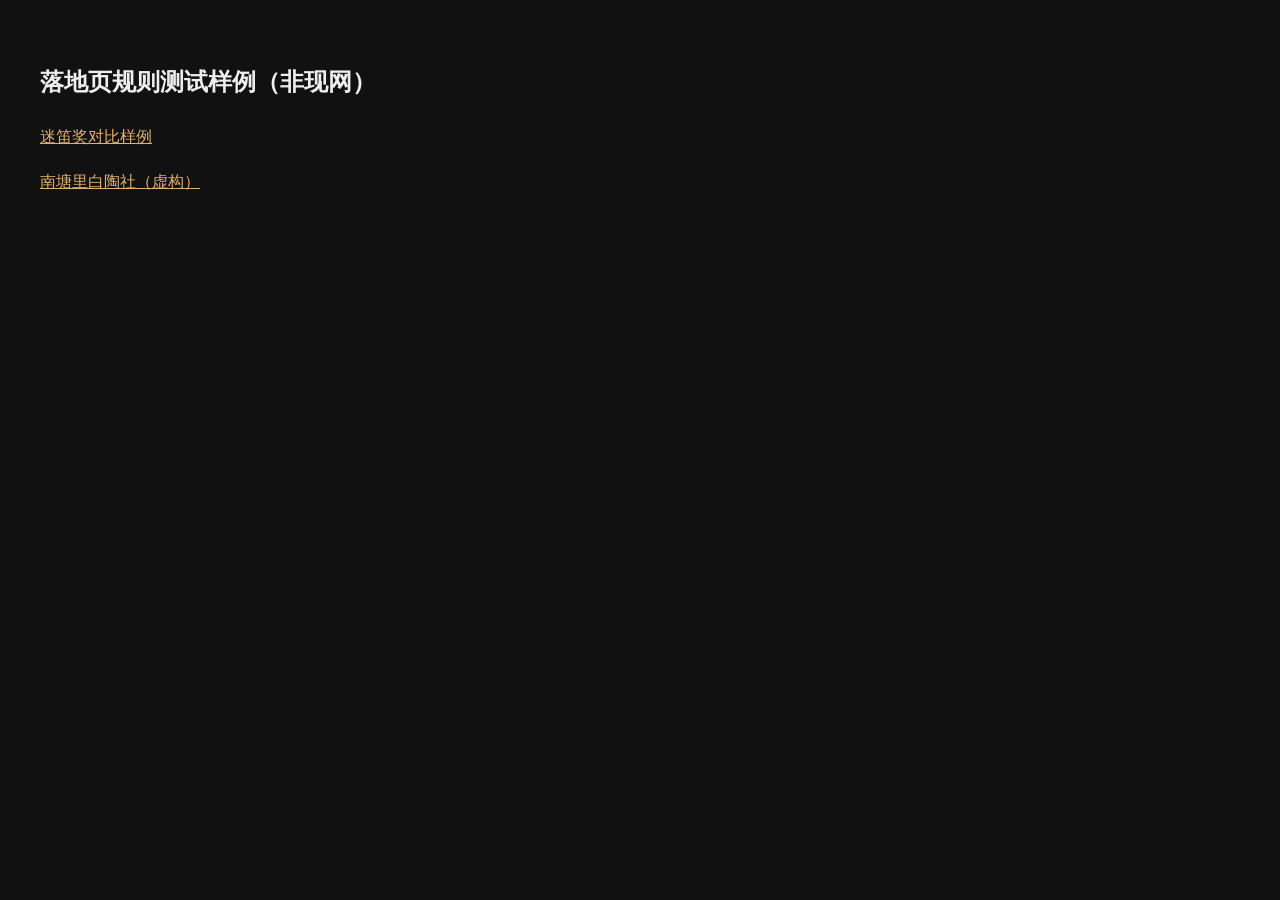
<file: index.html>
<!doctype html><html lang="zh-CN"><meta charset="utf-8"><meta name="viewport" content="width=device-width,initial-scale=1"><title>落地页规则测试样例</title><body style="font-family:sans-serif;background:#111;color:#eee;padding:32px;line-height:1.8"><h2>落地页规则测试样例（非现网）</h2><p><a style="color:#e0b070" href="midi/index.html">迷笛奖对比样例</a></p><p><a style="color:#e0b070" href="baitao/index.html">南塘里白陶社（虚构）</a></p></body></html>
</file>
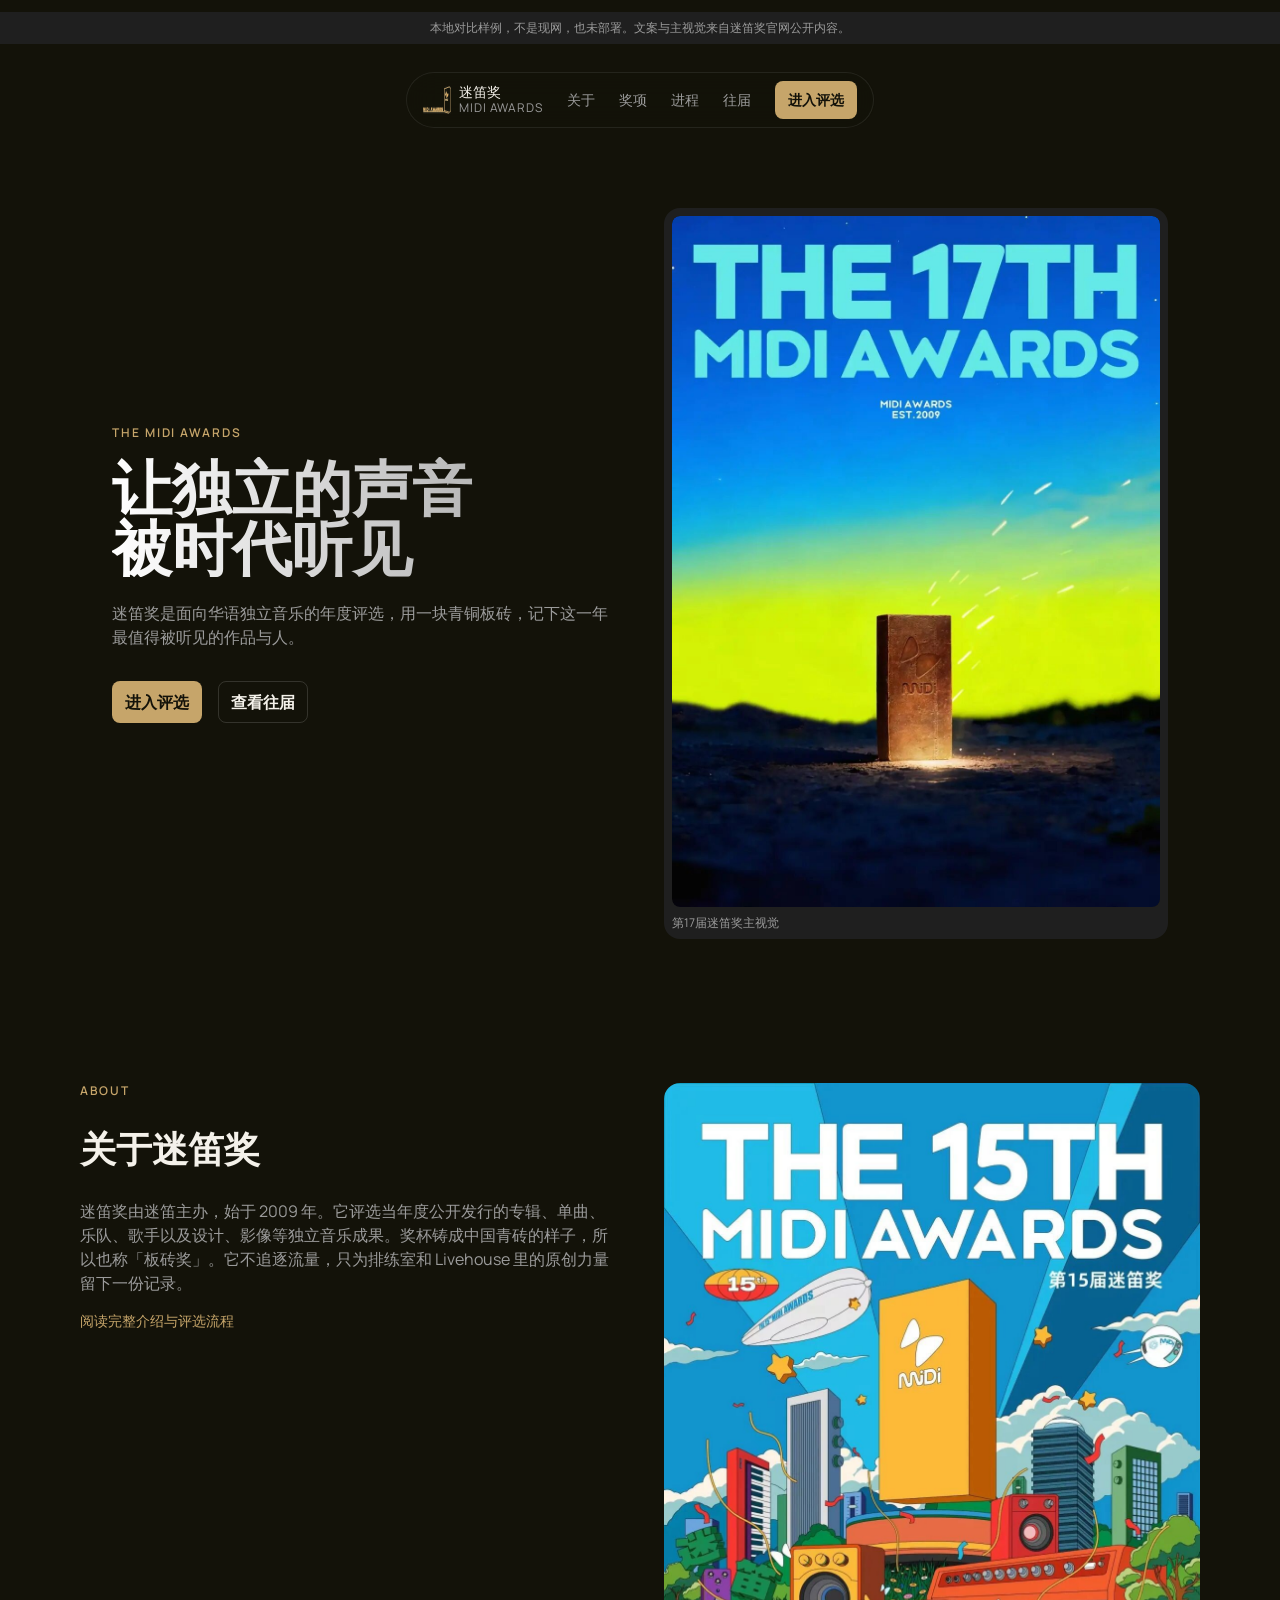
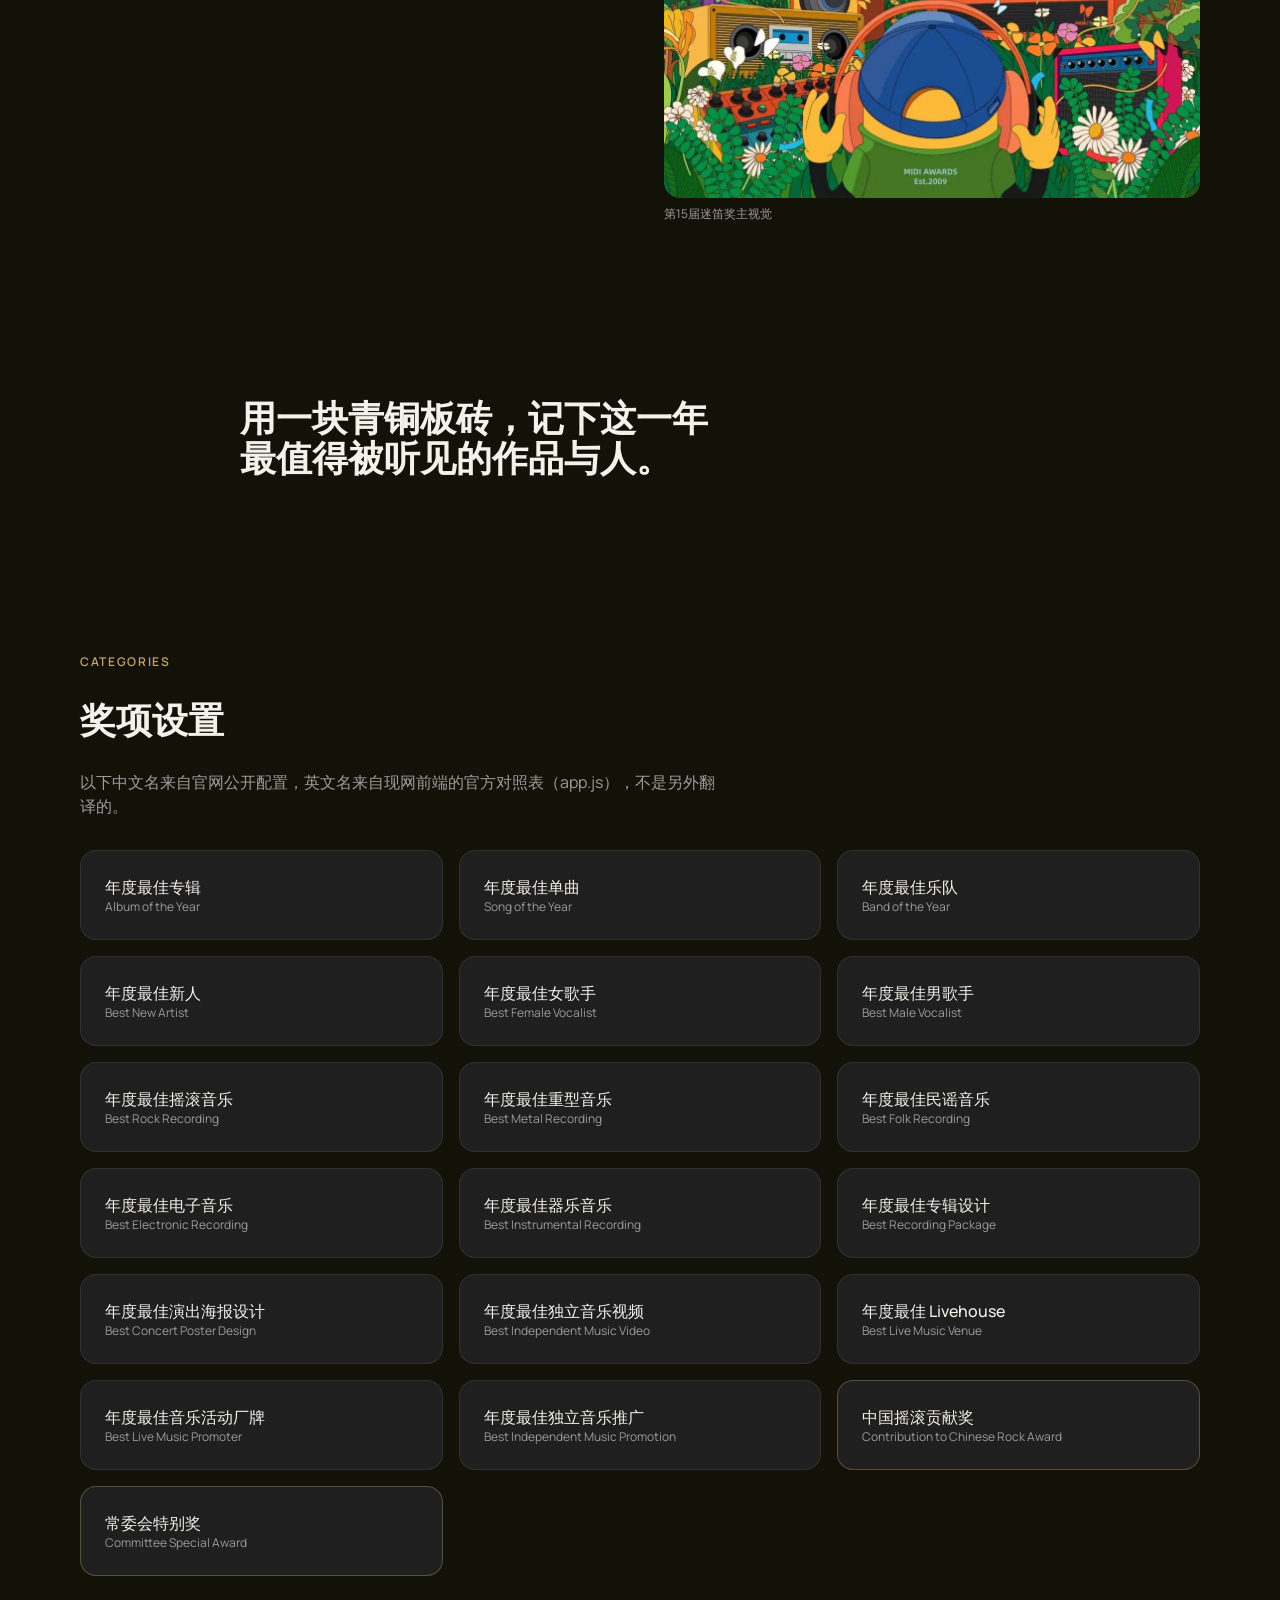
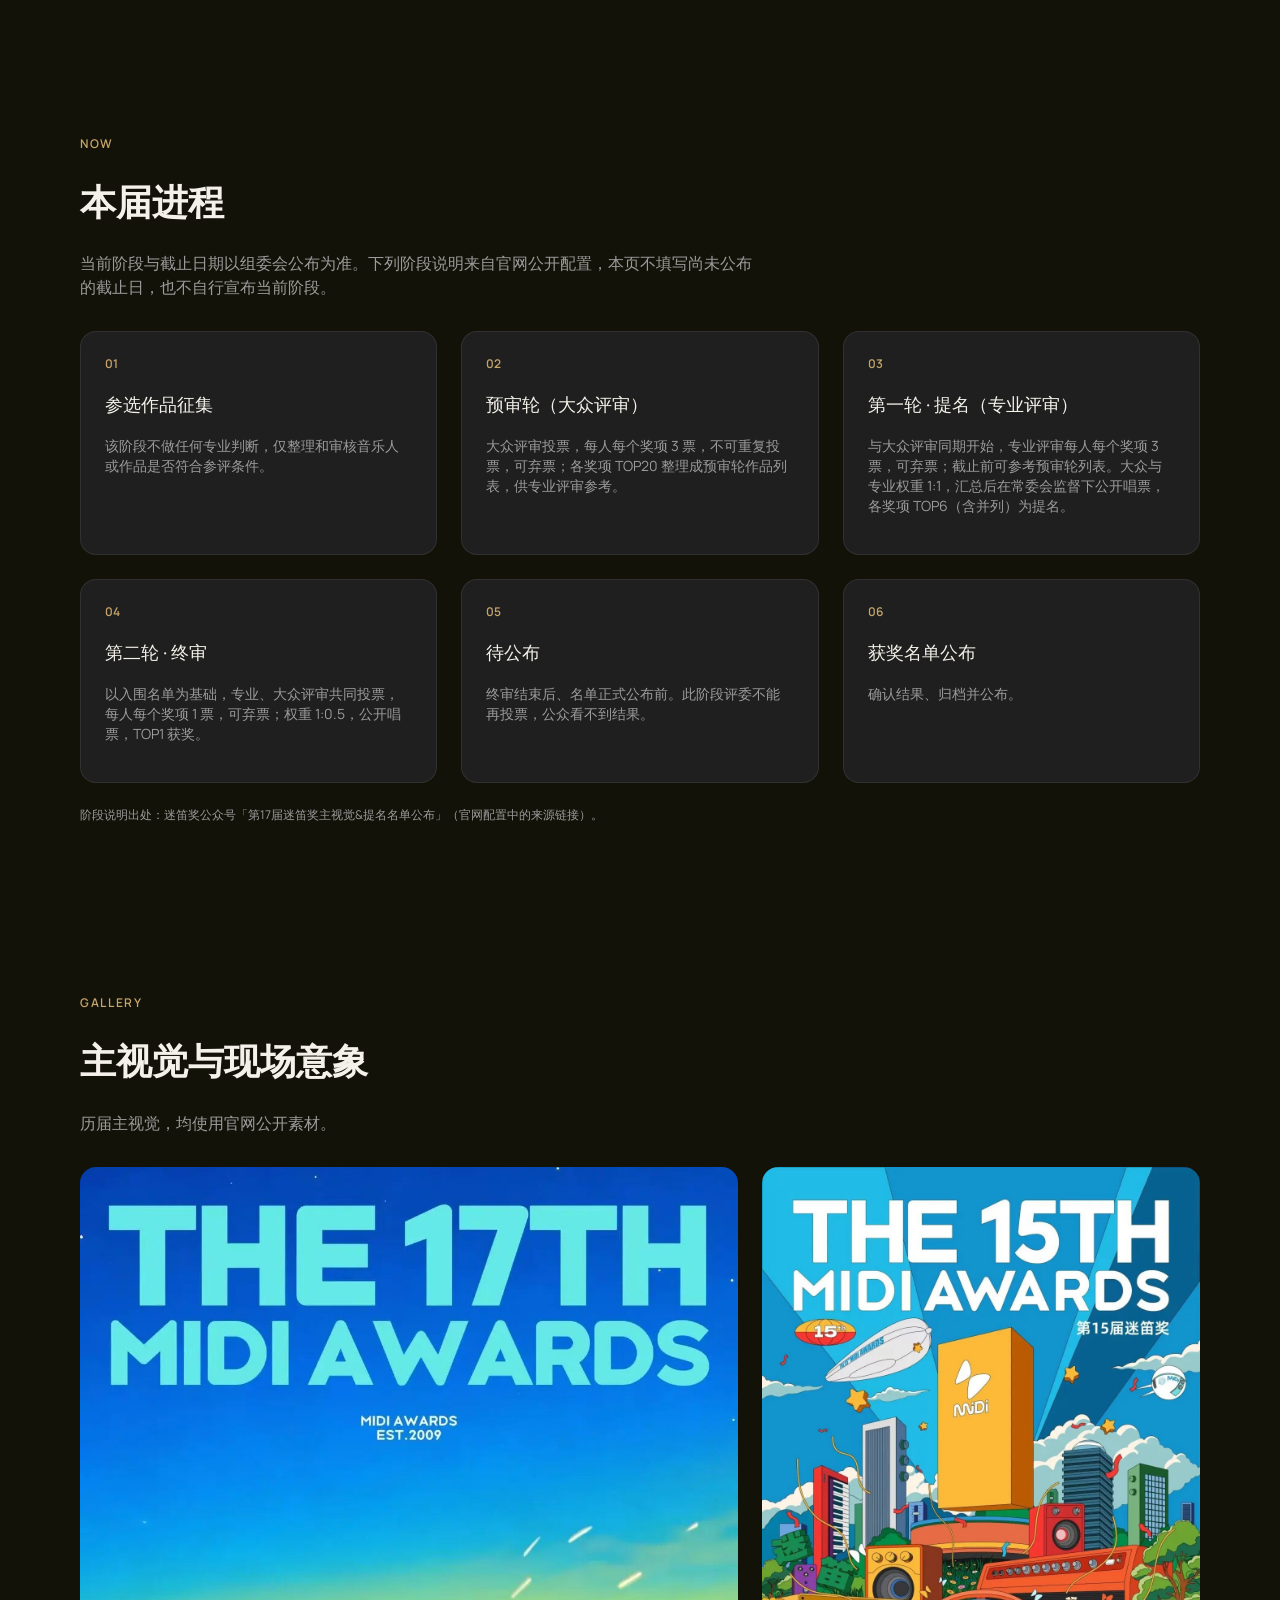
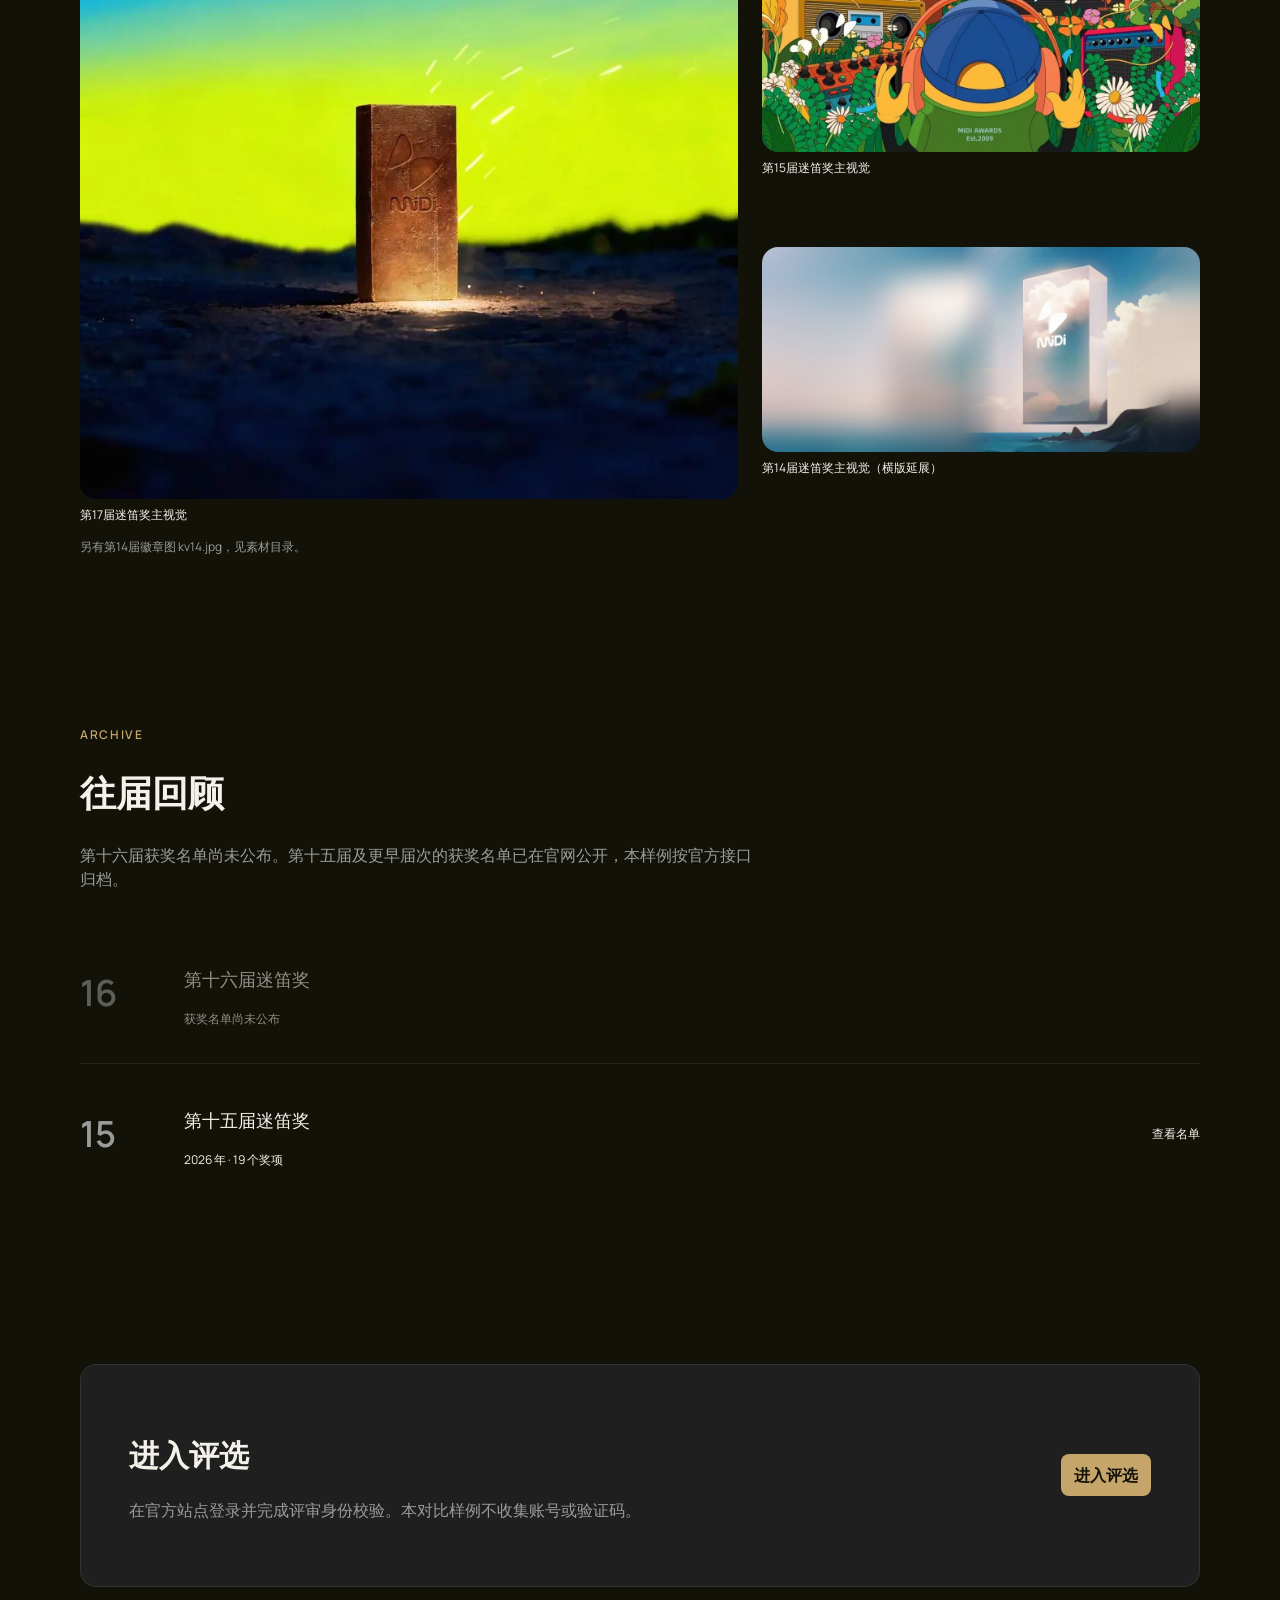
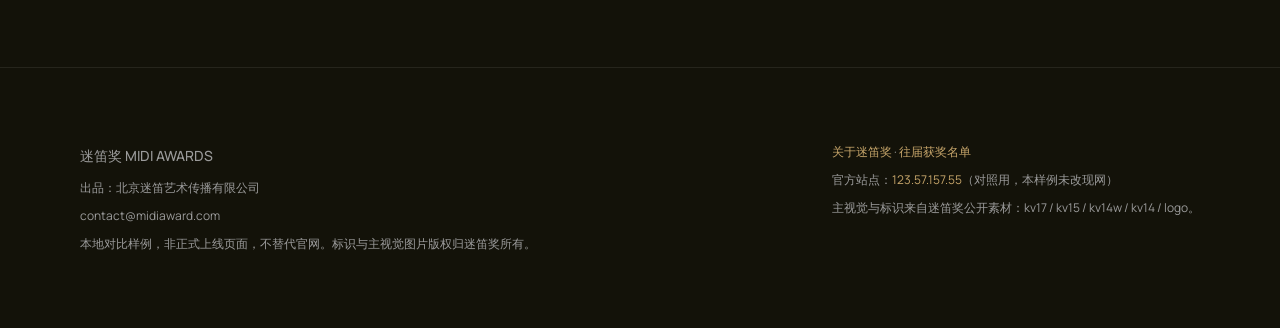
<file: midi/index.html>
<!DOCTYPE html>
<html lang="zh-Hans">
<head>
  <meta charset="utf-8">
  <meta name="viewport" content="width=device-width, initial-scale=1">
  <title>迷笛奖 · 让独立的声音被时代听见（对比样例）</title>
  <meta name="description" content="本地对比样例。迷笛奖是面向华语独立音乐的年度评选，用一块青铜板砖，记下这一年最值得被听见的作品与人。">
  <meta name="robots" content="noindex, nofollow">
  <link rel="icon" href="assets/logo.png">
  <link rel="stylesheet" href="css/site.css">
</head>
<body>
  <a class="skip button-sm" href="#main">跳到正文</a>
  <p class="notice caption-4">本地对比样例，不是现网，也未部署。文案与主视觉来自迷笛奖官网公开内容。</p>
  <div class="nav-wrap">
    <nav class="nav" aria-label="页面导航">
      <a class="brand title-4" href="index.html">
        <img src="assets/logo.png" alt="">
        <span class="brand-text">
          <span>迷笛奖</span>
          <span class="caption-5">MIDI AWARDS</span>
        </span>
      </a>
      <div class="nav-links" id="menu">
        <a class="title-4" href="about.html">关于</a>
        <a class="title-4" href="index.html#awards">奖项</a>
        <a class="title-4" href="about.html#process">进程</a>
        <a class="title-4" href="archive.html">往届</a>
        <a class="btn button-sm" href="login.html">进入评选</a>
      </div>
      <button class="toggle" type="button" aria-expanded="false" aria-controls="menu" aria-label="打开菜单">
        <svg width="24" height="24" viewBox="0 0 24 24" fill="none" stroke="currentColor" stroke-width="1.75" stroke-linecap="round" aria-hidden="true">
          <path class="line-a" d="M5 8h14"/>
          <path class="line-b" d="M5 16h14"/>
        </svg>
      </button>
    </nav>
  </div>

  <main id="main">
    <section class="hero">
      <div class="hero-copy">
        <p class="kicker caption-3">THE MIDI AWARDS</p>
        <h1 class="heading-1">让独立的声音<br>被时代听见</h1>
        <p class="lede body-3">迷笛奖是面向华语独立音乐的年度评选，用一块青铜板砖，记下这一年最值得被听见的作品与人。</p>
        <div class="hero-actions">
          <a class="btn button-md" href="login.html">进入评选</a>
          <a class="btn btn-ghost button-md" href="archive.html">查看往届</a>
        </div>
      </div>
      <figure class="hero-visual">
        <div class="inner"><img src="assets/kv17.jpg" alt="第17届迷笛奖主视觉：旷野中的青铜板砖，背景为黄绿色夜空"></div>
        <figcaption class="photo-credit caption-5">第17届迷笛奖主视觉</figcaption>
      </figure>
    </section>

    <section id="about" class="reveal">
      <div class="wrap split">
        <div>
          <p class="eyebrow caption-3">ABOUT</p>
          <h2 class="heading-3">关于迷笛奖</h2>
          <p class="body-3 muted">迷笛奖由迷笛主办，始于 2009 年。它评选当年度公开发行的专辑、单曲、乐队、歌手以及设计、影像等独立音乐成果。奖杯铸成中国青砖的样子，所以也称「板砖奖」。它不追逐流量，只为排练室和 Livehouse 里的原创力量留下一份记录。</p>
          <p class="body-5"><a class="text-link" href="about.html">阅读完整介绍与评选流程</a></p>
        </div>
        <figure class="split-visual">
          <div class="media"><img src="assets/kv15.jpg" alt="第15届迷笛奖主视觉"></div>
          <figcaption class="photo-credit caption-5">第15届迷笛奖主视觉</figcaption>
        </figure>
      </div>
    </section>

    <section class="tagline reveal" aria-label="核心承诺">
      <div class="wrap">
        <p class="heading-3" id="tagline-text" data-words="用一块青铜板砖，|记下这一年|最值得被听见的|作品与人。"></p>
      </div>
    </section>

    <section id="awards" class="reveal">
      <div class="wrap">
        <p class="eyebrow caption-3">CATEGORIES</p>
        <h2 class="heading-3">奖项设置</h2>
        <p class="lead body-3">以下中文名来自官网公开配置，英文名来自现网前端的官方对照表（app.js），不是另外翻译的。</p>
        <div class="awards" style="margin-top: var(--space-400);">
        <div class="award">
          <div>
            <p class="title-3">年度最佳专辑</p>
          <p class="caption-5 muted">Album of the Year</p>
          </div>
        </div>
        <div class="award">
          <div>
            <p class="title-3">年度最佳单曲</p>
          <p class="caption-5 muted">Song of the Year</p>
          </div>
        </div>
        <div class="award">
          <div>
            <p class="title-3">年度最佳乐队</p>
          <p class="caption-5 muted">Band of the Year</p>
          </div>
        </div>
        <div class="award">
          <div>
            <p class="title-3">年度最佳新人</p>
          <p class="caption-5 muted">Best New Artist</p>
          </div>
        </div>
        <div class="award">
          <div>
            <p class="title-3">年度最佳女歌手</p>
          <p class="caption-5 muted">Best Female Vocalist</p>
          </div>
        </div>
        <div class="award">
          <div>
            <p class="title-3">年度最佳男歌手</p>
          <p class="caption-5 muted">Best Male Vocalist</p>
          </div>
        </div>
        <div class="award">
          <div>
            <p class="title-3">年度最佳摇滚音乐</p>
          <p class="caption-5 muted">Best Rock Recording</p>
          </div>
        </div>
        <div class="award">
          <div>
            <p class="title-3">年度最佳重型音乐</p>
          <p class="caption-5 muted">Best Metal Recording</p>
          </div>
        </div>
        <div class="award">
          <div>
            <p class="title-3">年度最佳民谣音乐</p>
          <p class="caption-5 muted">Best Folk Recording</p>
          </div>
        </div>
        <div class="award">
          <div>
            <p class="title-3">年度最佳电子音乐</p>
          <p class="caption-5 muted">Best Electronic Recording</p>
          </div>
        </div>
        <div class="award">
          <div>
            <p class="title-3">年度最佳器乐音乐</p>
          <p class="caption-5 muted">Best Instrumental Recording</p>
          </div>
        </div>
        <div class="award">
          <div>
            <p class="title-3">年度最佳专辑设计</p>
          <p class="caption-5 muted">Best Recording Package</p>
          </div>
        </div>
        <div class="award">
          <div>
            <p class="title-3">年度最佳演出海报设计</p>
          <p class="caption-5 muted">Best Concert Poster Design</p>
          </div>
        </div>
        <div class="award">
          <div>
            <p class="title-3">年度最佳独立音乐视频</p>
          <p class="caption-5 muted">Best Independent Music Video</p>
          </div>
        </div>
        <div class="award">
          <div>
            <p class="title-3">年度最佳 Livehouse</p>
          <p class="caption-5 muted">Best Live Music Venue</p>
          </div>
        </div>
        <div class="award">
          <div>
            <p class="title-3">年度最佳音乐活动厂牌</p>
          <p class="caption-5 muted">Best Live Music Promoter</p>
          </div>
        </div>
        <div class="award">
          <div>
            <p class="title-3">年度最佳独立音乐推广</p>
          <p class="caption-5 muted">Best Independent Music Promotion</p>
          </div>
        </div>
        <div class="award special">
          <div>
            <p class="title-3">中国摇滚贡献奖</p>
          <p class="caption-5 muted">Contribution to Chinese Rock Award</p>
          </div>
        </div>
        <div class="award special">
          <div>
            <p class="title-3">常委会特别奖</p>
          <p class="caption-5 muted">Committee Special Award</p>
          </div>
        </div>
        </div>
      </div>
    </section>

    <section id="process" class="reveal">
      <div class="wrap">
        <p class="eyebrow caption-3">NOW</p>
        <h2 class="heading-3">本届进程</h2>
        <p class="lead body-3">当前阶段与截止日期以组委会公布为准。下列阶段说明来自官网公开配置，本页不填写尚未公布的截止日，也不自行宣布当前阶段。</p>
        <div class="steps" style="margin-top: var(--space-400);">
        <article class="step">
          <span class="num caption-3">01</span>
          <h3 class="title-2">参选作品征集</h3>
          <p class="body-6 muted">该阶段不做任何专业判断，仅整理和审核音乐人或作品是否符合参评条件。</p>
        </article>
        <article class="step">
          <span class="num caption-3">02</span>
          <h3 class="title-2">预审轮（大众评审）</h3>
          <p class="body-6 muted">大众评审投票，每人每个奖项 3 票，不可重复投票，可弃票；各奖项 TOP20 整理成预审轮作品列表，供专业评审参考。</p>
        </article>
        <article class="step">
          <span class="num caption-3">03</span>
          <h3 class="title-2">第一轮 · 提名（专业评审）</h3>
          <p class="body-6 muted">与大众评审同期开始，专业评审每人每个奖项 3 票，可弃票；截止前可参考预审轮列表。大众与专业权重 1:1，汇总后在常委会监督下公开唱票，各奖项 TOP6（含并列）为提名。</p>
        </article>
        <article class="step">
          <span class="num caption-3">04</span>
          <h3 class="title-2">第二轮 · 终审</h3>
          <p class="body-6 muted">以入围名单为基础，专业、大众评审共同投票，每人每个奖项 1 票，可弃票；权重 1:0.5，公开唱票，TOP1 获奖。</p>
        </article>
        <article class="step">
          <span class="num caption-3">05</span>
          <h3 class="title-2">待公布</h3>
          <p class="body-6 muted">终审结束后、名单正式公布前。此阶段评委不能再投票，公众看不到结果。</p>
        </article>
        <article class="step">
          <span class="num caption-3">06</span>
          <h3 class="title-2">获奖名单公布</h3>
          <p class="body-6 muted">确认结果、归档并公布。</p>
        </article>
        </div>
        <p class="caption-5 muted" style="margin-top: var(--space-300);">阶段说明出处：迷笛奖公众号「第17届迷笛奖主视觉&amp;提名名单公布」（官网配置中的来源链接）。</p>
      </div>
    </section>

    <section id="gallery" class="reveal">
      <div class="wrap">
        <p class="eyebrow caption-3">GALLERY</p>
        <h2 class="heading-3">主视觉与现场意象</h2>
        <p class="lead body-3">历届主视觉，均使用官网公开素材。</p>
        <div class="gallery" style="margin-top: var(--space-400);">
          <figure>
            <div class="media" style="min-height: 360px;"><img src="assets/kv17.jpg" alt="第17届迷笛奖主视觉"></div>
            <figcaption class="gallery-caption caption-5">第17届迷笛奖主视觉</figcaption>
          </figure>
          <div style="display:grid; gap: var(--space-300);">
            <figure>
              <div class="media" style="min-height: 160px;"><img src="assets/kv15.jpg" alt="第15届迷笛奖主视觉"></div>
              <figcaption class="gallery-caption caption-5">第15届迷笛奖主视觉</figcaption>
            </figure>
            <figure>
              <div class="media" style="min-height: 160px;"><img src="assets/kv14w.jpg" alt="第14届迷笛奖主视觉（横版延展）"></div>
              <figcaption class="gallery-caption caption-5">第14届迷笛奖主视觉（横版延展）</figcaption>
            </figure>
          </div>
        </div>
        <p class="caption-5 muted" style="margin-top: var(--space-200);">另有第14届徽章图 kv14.jpg，见素材目录。</p>
      </div>
    </section>

    <section id="archive-teaser" class="reveal">
      <div class="wrap">
        <p class="eyebrow caption-3">ARCHIVE</p>
        <h2 class="heading-3">往届回顾</h2>
        <p class="lead body-3">第十六届获奖名单尚未公布。第十五届及更早届次的获奖名单已在官网公开，本样例按官方接口归档。</p>
        <div class="editions" style="margin-top: var(--space-400);">
          <div class="edition-row is-closed">
            <div class="edition-num">16</div>
            <div>
              <p class="title-2">第十六届迷笛奖</p>
              <p class="caption-5">获奖名单尚未公布</p>
            </div>
          </div>
          <a class="edition-row" href="archive.html#ed15">
            <div class="edition-num">15</div>
            <div>
              <p class="title-2">第十五届迷笛奖</p>
              <p class="caption-5">2026 年 · 19 个奖项</p>
            </div>
            <span class="caption-4">查看名单</span>
          </a>
        </div>
      </div>
    </section>

    <section class="reveal">
      <div class="wrap">
        <div class="final-box">
          <div>
            <h2 class="heading-4">进入评选</h2>
            <p class="body-3 muted">在官方站点登录并完成评审身份校验。本对比样例不收集账号或验证码。</p>
          </div>
          <div class="hero-actions">
            <a class="btn button-md" href="login.html">进入评选</a>
          </div>
        </div>
      </div>
    </section>
  </main>
  <footer>
    <div class="foot">
      <div>
        <p class="title-4">迷笛奖 MIDI AWARDS</p>
        <p class="caption-5">出品：北京迷笛艺术传播有限公司</p>
        <p class="caption-5">contact@midiaward.com</p>
        <p class="caption-5">本地对比样例，非正式上线页面，不替代官网。标识与主视觉图片版权归迷笛奖所有。</p>
      </div>
      <div class="caption-5">
        <p><a class="text-link" href="about.html">关于迷笛奖</a> · <a class="text-link" href="archive.html">往届获奖名单</a></p>
        <p>官方站点：<a class="text-link" href="http://123.57.157.55/">123.57.157.55</a>（对照用，本样例未改现网）</p>
        <p>主视觉与标识来自迷笛奖公开素材：kv17 / kv15 / kv14w / kv14 / logo。</p>
      </div>
    </div>
  </footer>
  <script src="js/motion.js"></script>
</body>
</html>
</file>
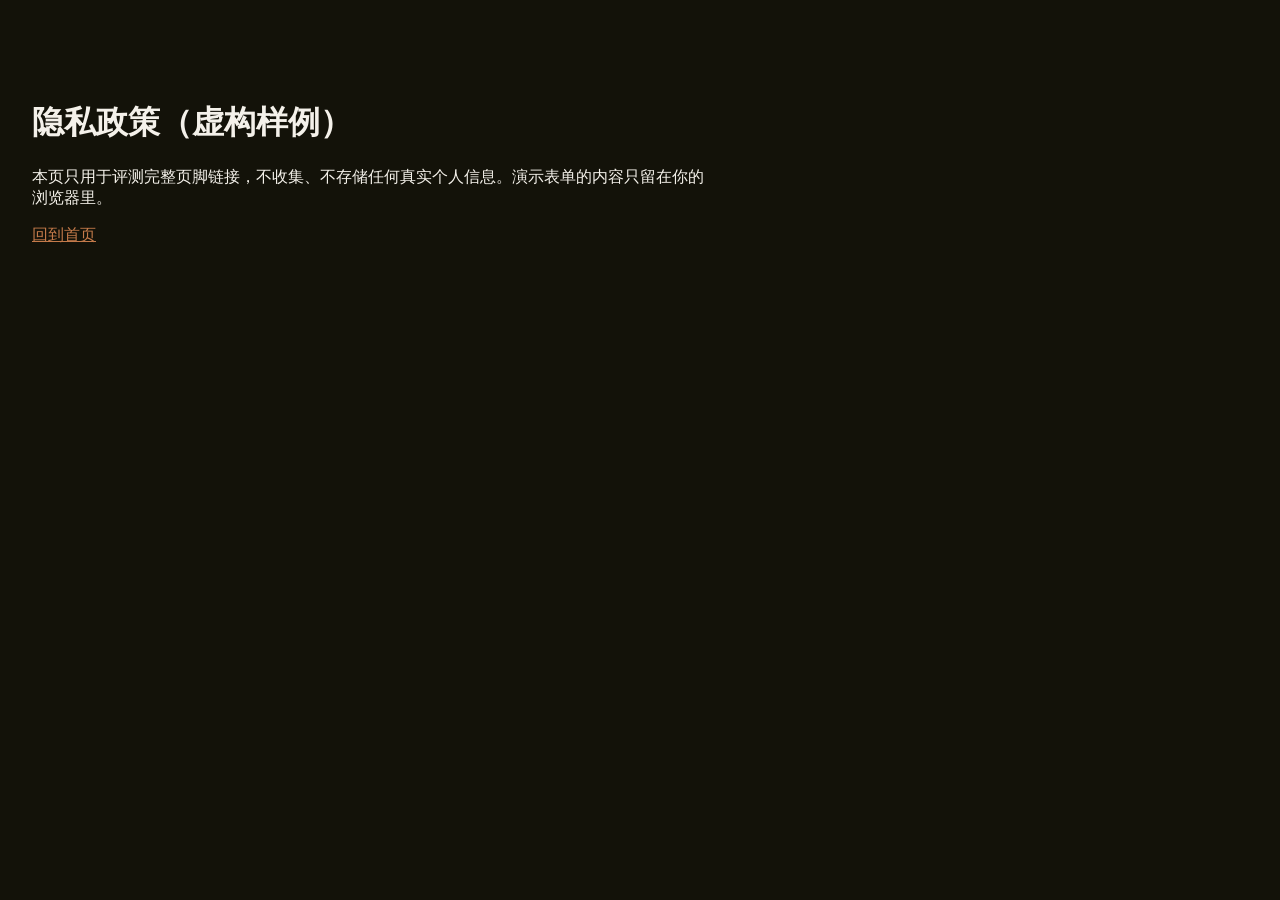
<file: baitao/privacy.html>
<!DOCTYPE html>
<html lang="zh-Hans"><head><meta charset="utf-8"><meta name="robots" content="noindex"><title>隐私政策 · 南塘里白陶社</title>
<style>body{margin:0;background:#131209;color:#F4F1EA;font-family:Manrope,"Noto Sans CJK SC",sans-serif;padding:80px 32px;max-width:680px}a{color:#C47A4A}</style>
</head><body>
<h1>隐私政策（虚构样例）</h1>
<p>本页只用于评测完整页脚链接，不收集、不存储任何真实个人信息。演示表单的内容只留在你的浏览器里。</p>
<p><a href="index.html">回到首页</a></p>
</body></html>
</file>
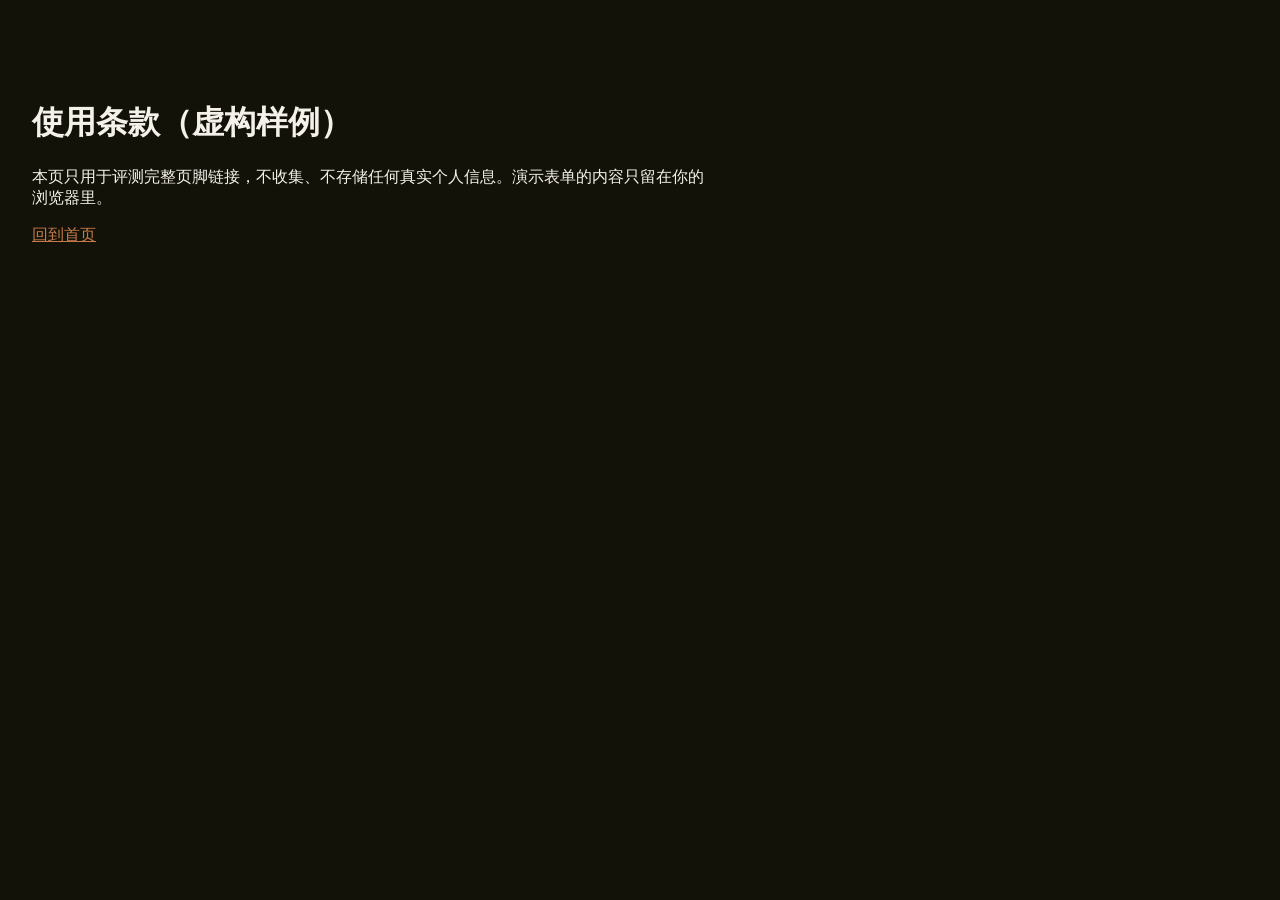
<file: baitao/terms.html>
<!DOCTYPE html>
<html lang="zh-Hans"><head><meta charset="utf-8"><meta name="robots" content="noindex"><title>使用条款 · 南塘里白陶社</title>
<style>body{margin:0;background:#131209;color:#F4F1EA;font-family:Manrope,"Noto Sans CJK SC",sans-serif;padding:80px 32px;max-width:680px}a{color:#C47A4A}</style>
</head><body>
<h1>使用条款（虚构样例）</h1>
<p>本页只用于评测完整页脚链接，不收集、不存储任何真实个人信息。演示表单的内容只留在你的浏览器里。</p>
<p><a href="index.html">回到首页</a></p>
</body></html>
</file>
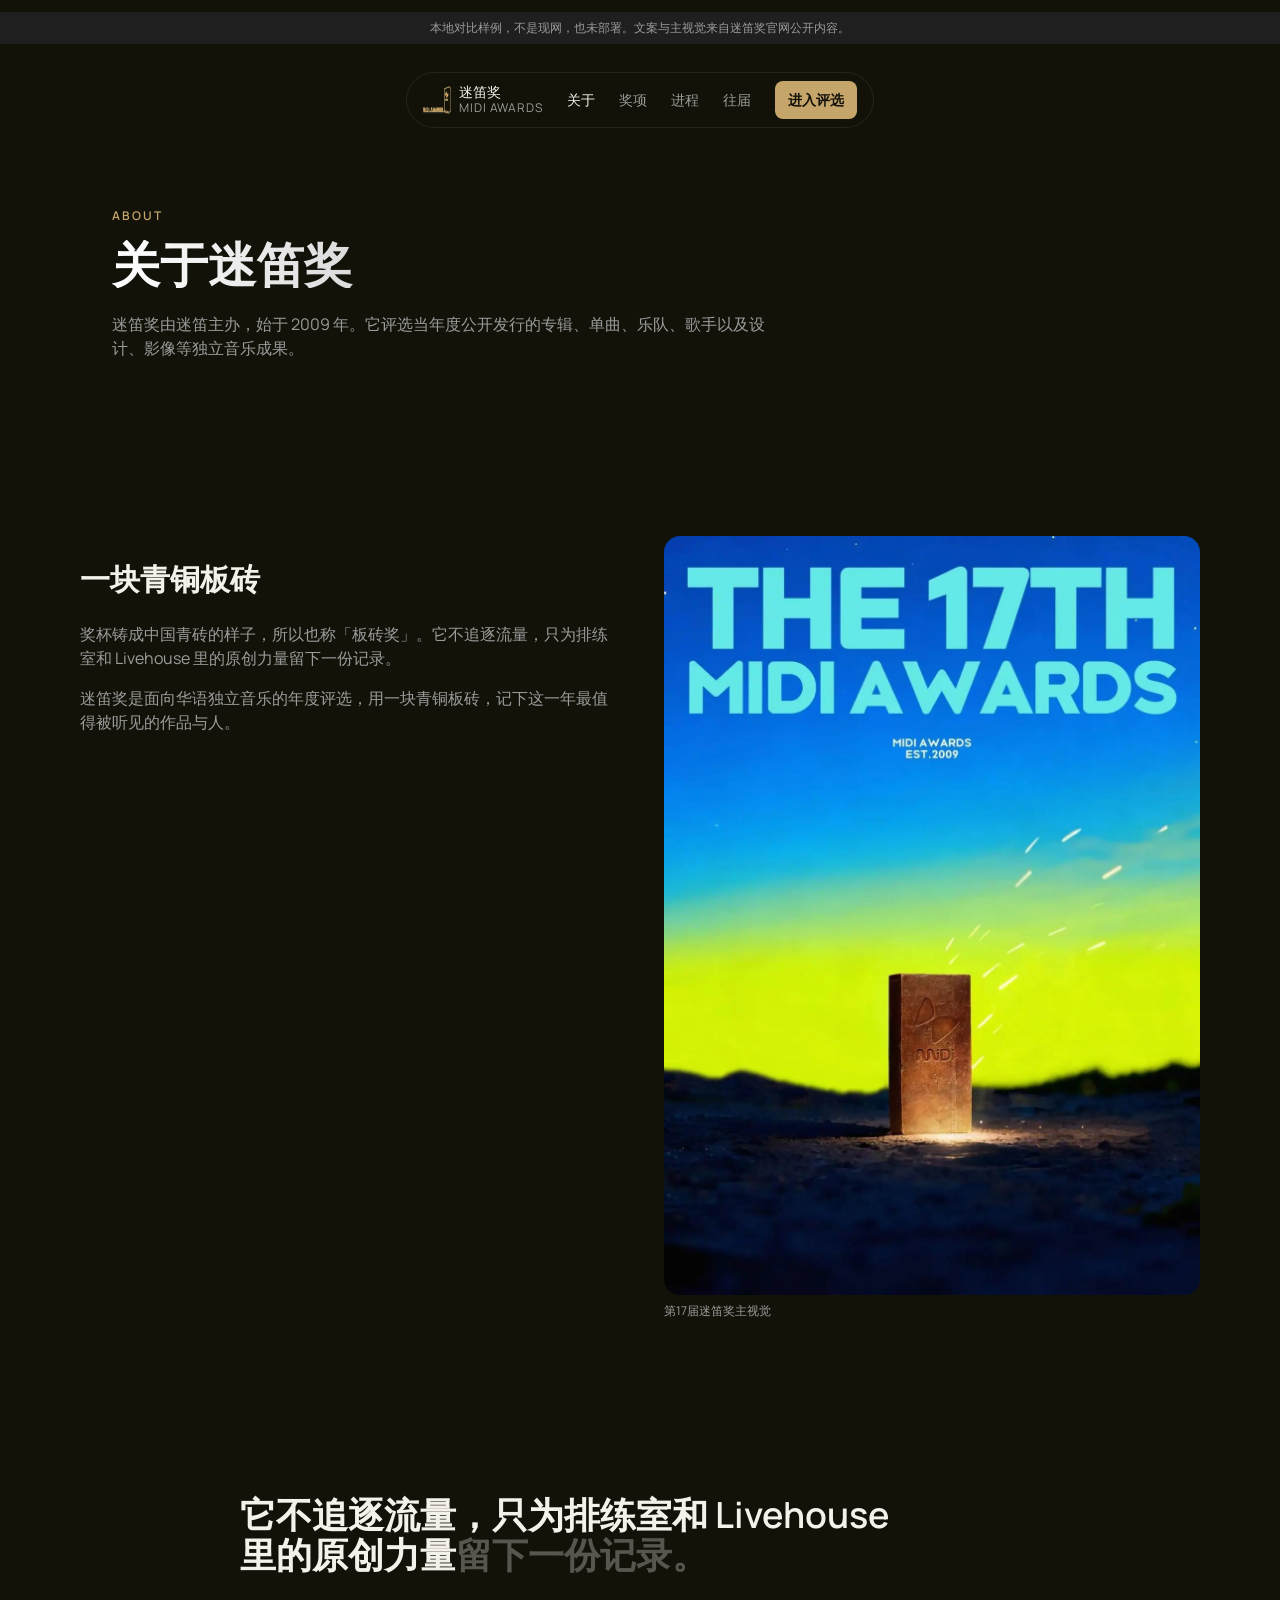
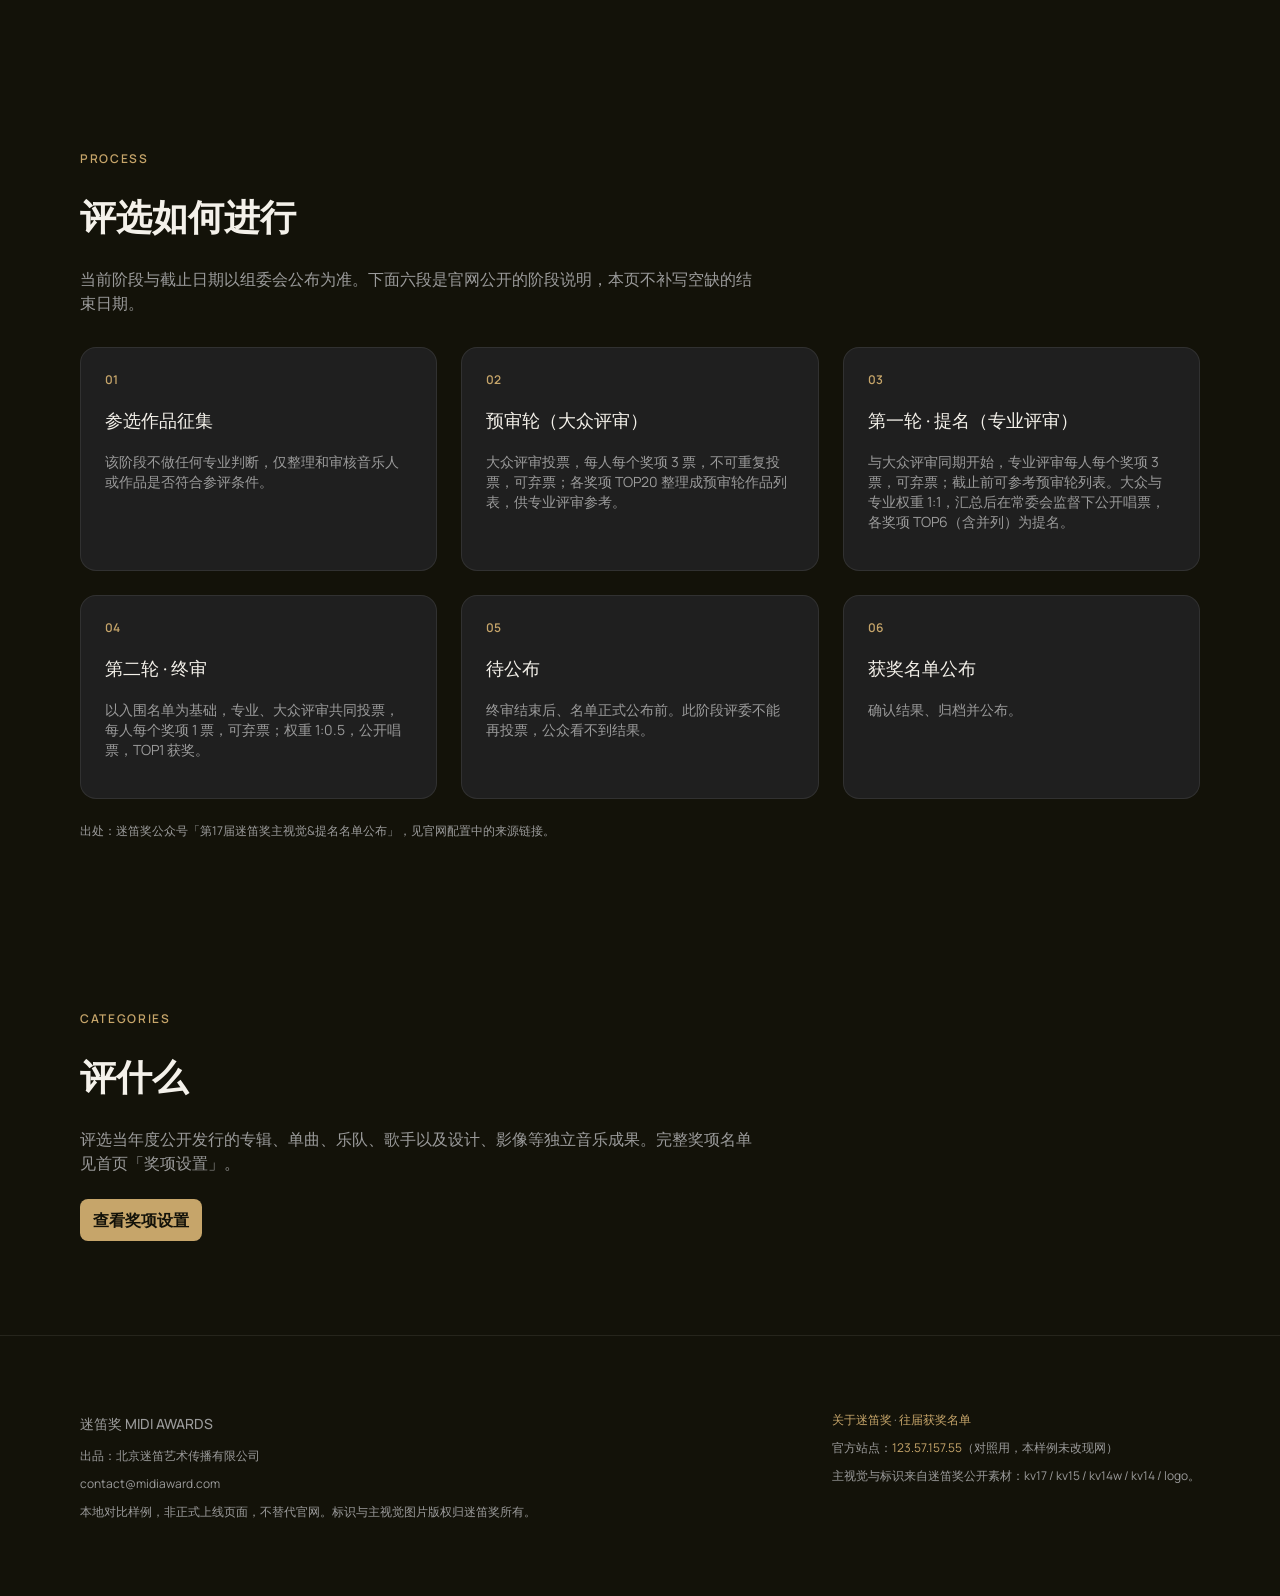
<file: midi/about.html>
<!DOCTYPE html>
<html lang="zh-Hans">
<head>
  <meta charset="utf-8">
  <meta name="viewport" content="width=device-width, initial-scale=1">
  <title>关于迷笛奖（对比样例）</title>
  <meta name="description" content="迷笛奖由迷笛主办，始于 2009 年。奖杯铸成中国青砖的样子，也称板砖奖。">
  <meta name="robots" content="noindex, nofollow">
  <link rel="icon" href="assets/logo.png">
  <link rel="stylesheet" href="css/site.css">
</head>
<body>
  <a class="skip button-sm" href="#main">跳到正文</a>
  <p class="notice caption-4">本地对比样例，不是现网，也未部署。文案与主视觉来自迷笛奖官网公开内容。</p>
  <div class="nav-wrap">
    <nav class="nav" aria-label="页面导航">
      <a class="brand title-4" href="index.html">
        <img src="assets/logo.png" alt="">
        <span class="brand-text">
          <span>迷笛奖</span>
          <span class="caption-5">MIDI AWARDS</span>
        </span>
      </a>
      <div class="nav-links" id="menu">
        <a class="title-4" href="about.html" aria-current="page">关于</a>
        <a class="title-4" href="index.html#awards">奖项</a>
        <a class="title-4" href="about.html#process">进程</a>
        <a class="title-4" href="archive.html">往届</a>
        <a class="btn button-sm" href="login.html">进入评选</a>
      </div>
      <button class="toggle" type="button" aria-expanded="false" aria-controls="menu" aria-label="打开菜单">
        <svg width="24" height="24" viewBox="0 0 24 24" fill="none" stroke="currentColor" stroke-width="1.75" stroke-linecap="round" aria-hidden="true">
          <path class="line-a" d="M5 8h14"/>
          <path class="line-b" d="M5 16h14"/>
        </svg>
      </button>
    </nav>
  </div>

  <main id="main">
    <section class="hero" style="grid-template-columns: 1fr;">
      <div class="hero-copy">
        <p class="kicker caption-3">ABOUT</p>
        <h1 class="heading-2">关于迷笛奖</h1>
        <p class="lede body-3">迷笛奖由迷笛主办，始于 2009 年。它评选当年度公开发行的专辑、单曲、乐队、歌手以及设计、影像等独立音乐成果。</p>
      </div>
    </section>

    <section class="reveal">
      <div class="wrap split">
        <div>
          <h2 class="heading-4">一块青铜板砖</h2>
          <p class="body-3 muted">奖杯铸成中国青砖的样子，所以也称「板砖奖」。它不追逐流量，只为排练室和 Livehouse 里的原创力量留下一份记录。</p>
          <p class="body-3 muted">迷笛奖是面向华语独立音乐的年度评选，用一块青铜板砖，记下这一年最值得被听见的作品与人。</p>
        </div>
        <figure class="split-visual">
          <div class="media"><img src="assets/kv17.jpg" alt="第17届迷笛奖主视觉中的青铜板砖"></div>
          <figcaption class="photo-credit caption-5">第17届迷笛奖主视觉</figcaption>
        </figure>
      </div>
    </section>

    <section class="tagline reveal" aria-label="核心承诺">
      <div class="wrap">
        <p class="heading-3" id="tagline-text" data-words="它不追逐流量，|只为排练室和 Livehouse 里的|原创力量|留下一份记录。"></p>
      </div>
    </section>

    <section id="process" class="reveal">
      <div class="wrap">
        <p class="eyebrow caption-3">PROCESS</p>
        <h2 class="heading-3">评选如何进行</h2>
        <p class="lead body-3">当前阶段与截止日期以组委会公布为准。下面六段是官网公开的阶段说明，本页不补写空缺的结束日期。</p>
        <div class="steps" style="margin-top: var(--space-400);">
        <article class="step">
          <span class="num caption-3">01</span>
          <h3 class="title-2">参选作品征集</h3>
          <p class="body-6 muted">该阶段不做任何专业判断，仅整理和审核音乐人或作品是否符合参评条件。</p>
        </article>
        <article class="step">
          <span class="num caption-3">02</span>
          <h3 class="title-2">预审轮（大众评审）</h3>
          <p class="body-6 muted">大众评审投票，每人每个奖项 3 票，不可重复投票，可弃票；各奖项 TOP20 整理成预审轮作品列表，供专业评审参考。</p>
        </article>
        <article class="step">
          <span class="num caption-3">03</span>
          <h3 class="title-2">第一轮 · 提名（专业评审）</h3>
          <p class="body-6 muted">与大众评审同期开始，专业评审每人每个奖项 3 票，可弃票；截止前可参考预审轮列表。大众与专业权重 1:1，汇总后在常委会监督下公开唱票，各奖项 TOP6（含并列）为提名。</p>
        </article>
        <article class="step">
          <span class="num caption-3">04</span>
          <h3 class="title-2">第二轮 · 终审</h3>
          <p class="body-6 muted">以入围名单为基础，专业、大众评审共同投票，每人每个奖项 1 票，可弃票；权重 1:0.5，公开唱票，TOP1 获奖。</p>
        </article>
        <article class="step">
          <span class="num caption-3">05</span>
          <h3 class="title-2">待公布</h3>
          <p class="body-6 muted">终审结束后、名单正式公布前。此阶段评委不能再投票，公众看不到结果。</p>
        </article>
        <article class="step">
          <span class="num caption-3">06</span>
          <h3 class="title-2">获奖名单公布</h3>
          <p class="body-6 muted">确认结果、归档并公布。</p>
        </article>
        </div>
        <p class="caption-5 muted" style="margin-top: var(--space-300);">出处：迷笛奖公众号「第17届迷笛奖主视觉&amp;提名名单公布」，见官网配置中的来源链接。</p>
      </div>
    </section>

    <section class="reveal">
      <div class="wrap">
        <p class="eyebrow caption-3">CATEGORIES</p>
        <h2 class="heading-3">评什么</h2>
        <p class="lead body-3">评选当年度公开发行的专辑、单曲、乐队、歌手以及设计、影像等独立音乐成果。完整奖项名单见首页「奖项设置」。</p>
        <p class="body-5" style="margin-top: var(--space-300);"><a class="btn button-md" href="index.html#awards">查看奖项设置</a></p>
      </div>
    </section>
  </main>
  <footer>
    <div class="foot">
      <div>
        <p class="title-4">迷笛奖 MIDI AWARDS</p>
        <p class="caption-5">出品：北京迷笛艺术传播有限公司</p>
        <p class="caption-5">contact@midiaward.com</p>
        <p class="caption-5">本地对比样例，非正式上线页面，不替代官网。标识与主视觉图片版权归迷笛奖所有。</p>
      </div>
      <div class="caption-5">
        <p><a class="text-link" href="about.html">关于迷笛奖</a> · <a class="text-link" href="archive.html">往届获奖名单</a></p>
        <p>官方站点：<a class="text-link" href="http://123.57.157.55/">123.57.157.55</a>（对照用，本样例未改现网）</p>
        <p>主视觉与标识来自迷笛奖公开素材：kv17 / kv15 / kv14w / kv14 / logo。</p>
      </div>
    </div>
  </footer>
  <script src="js/motion.js"></script>
</body>
</html>
</file>
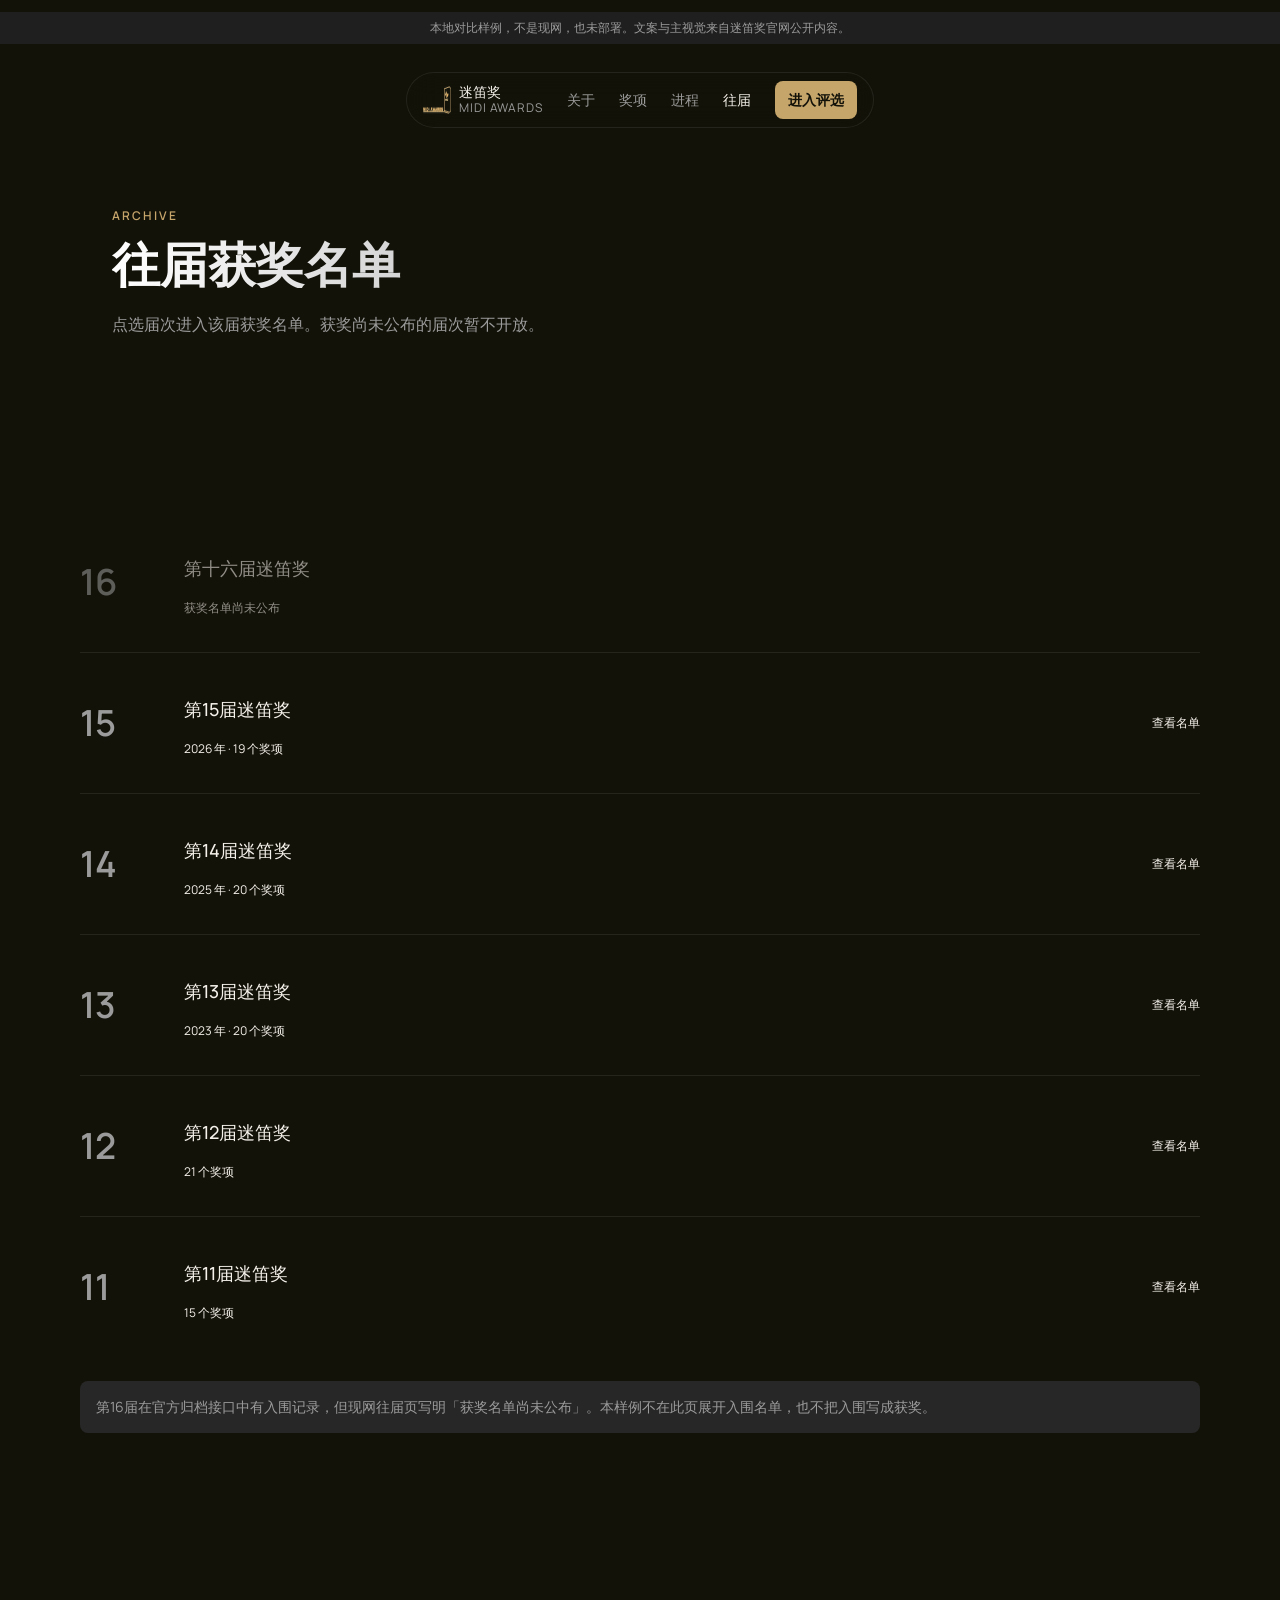
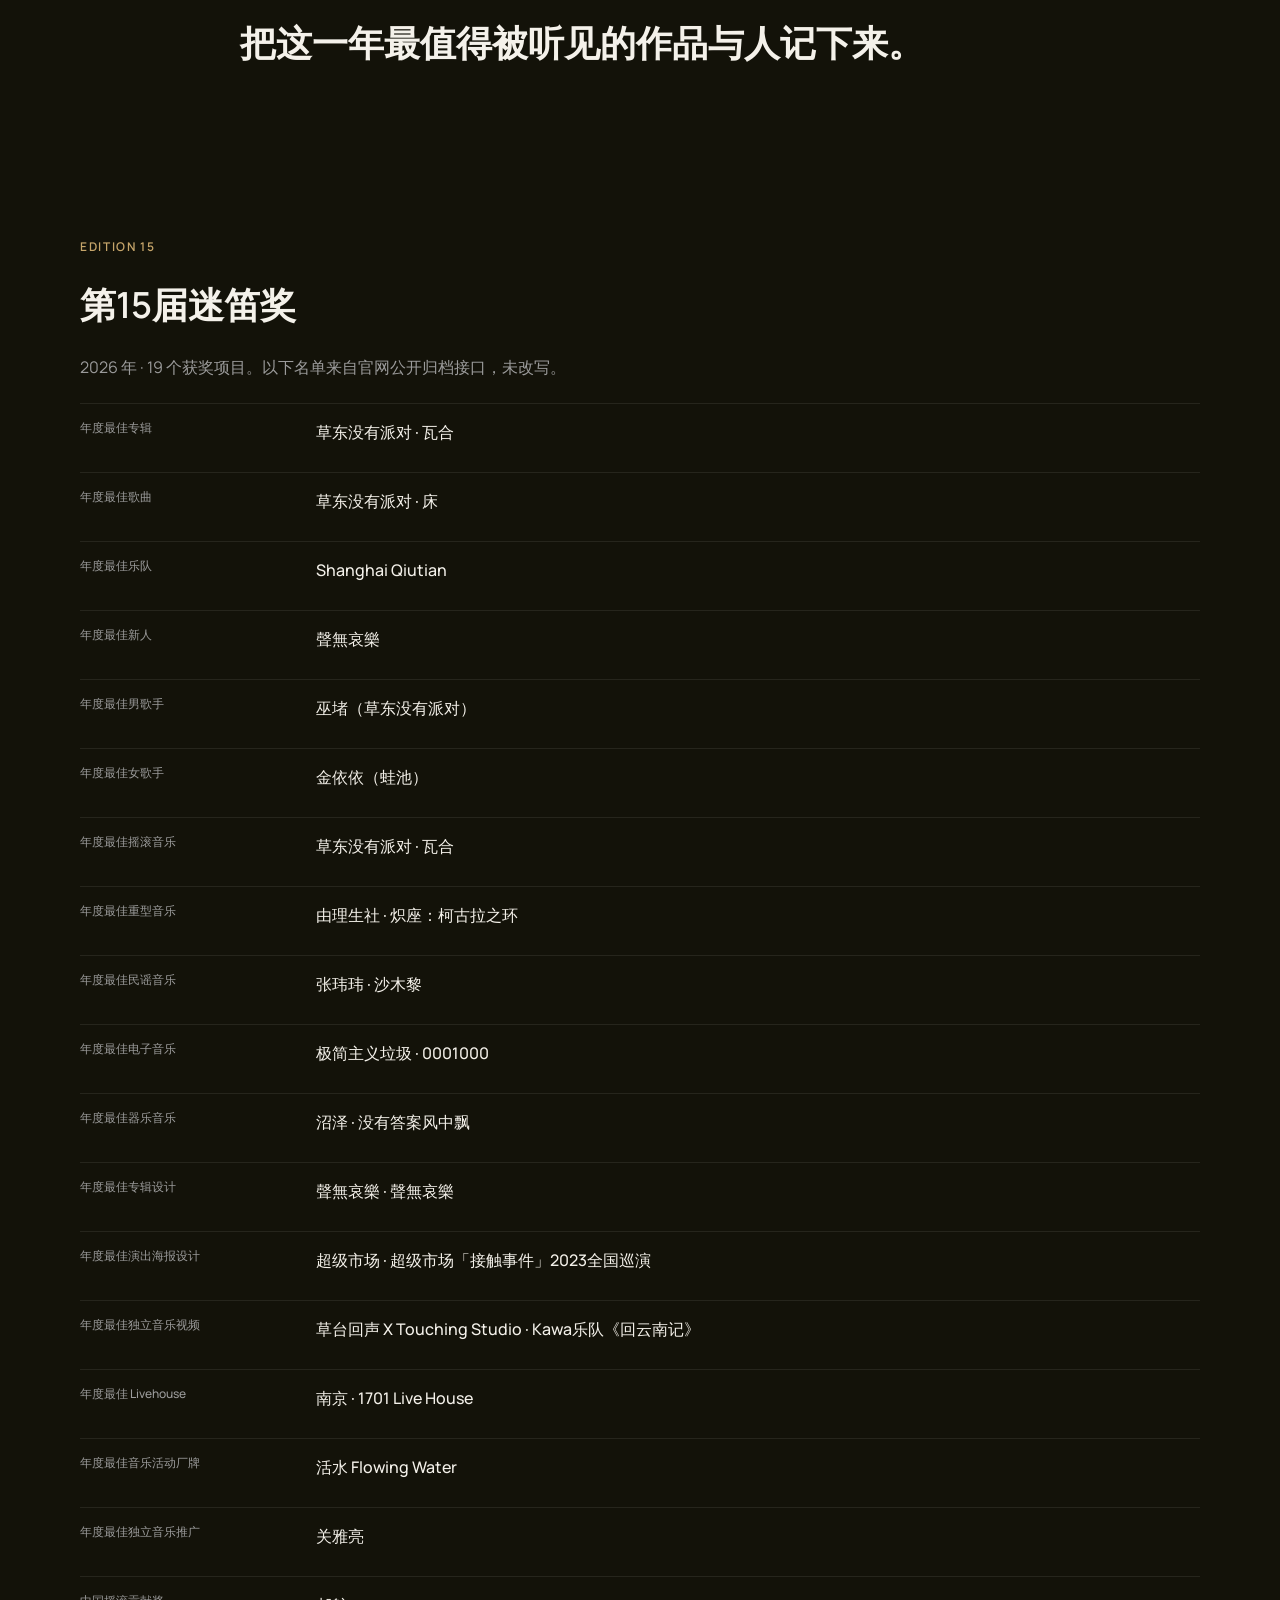
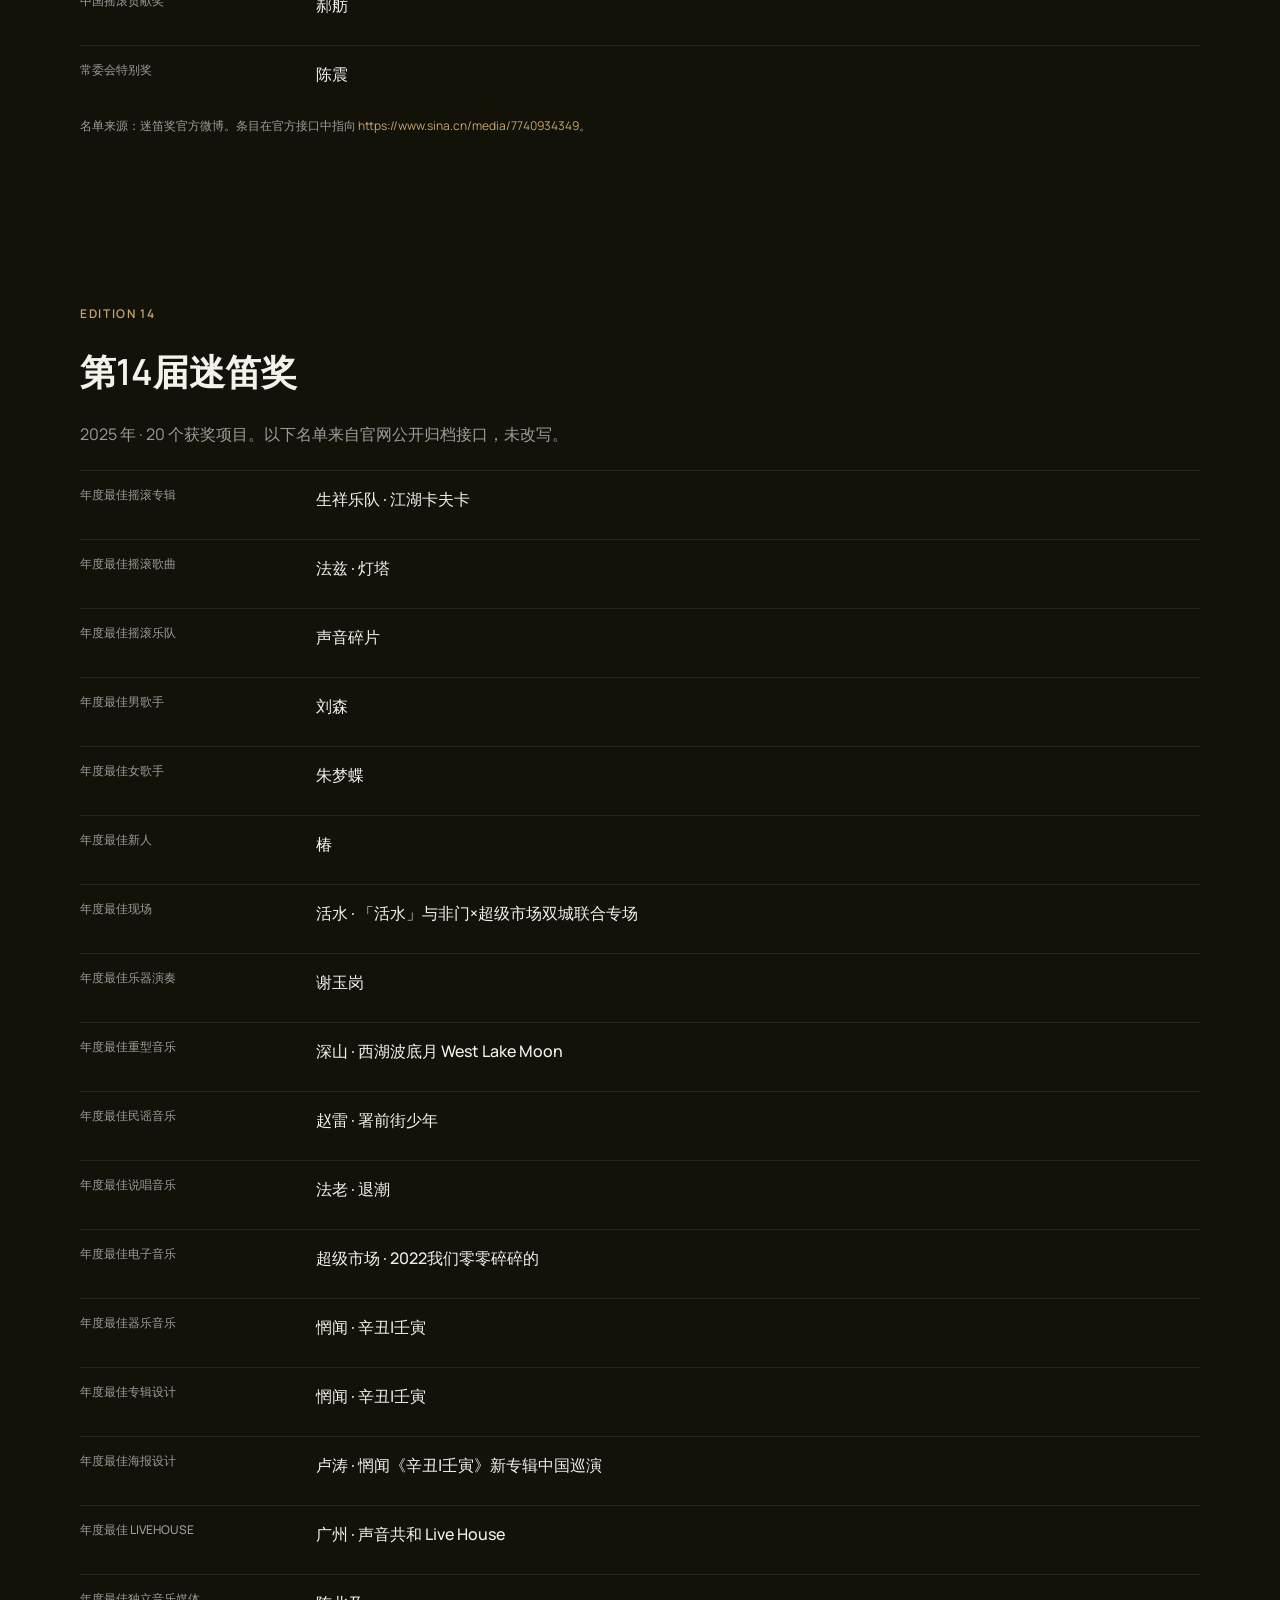
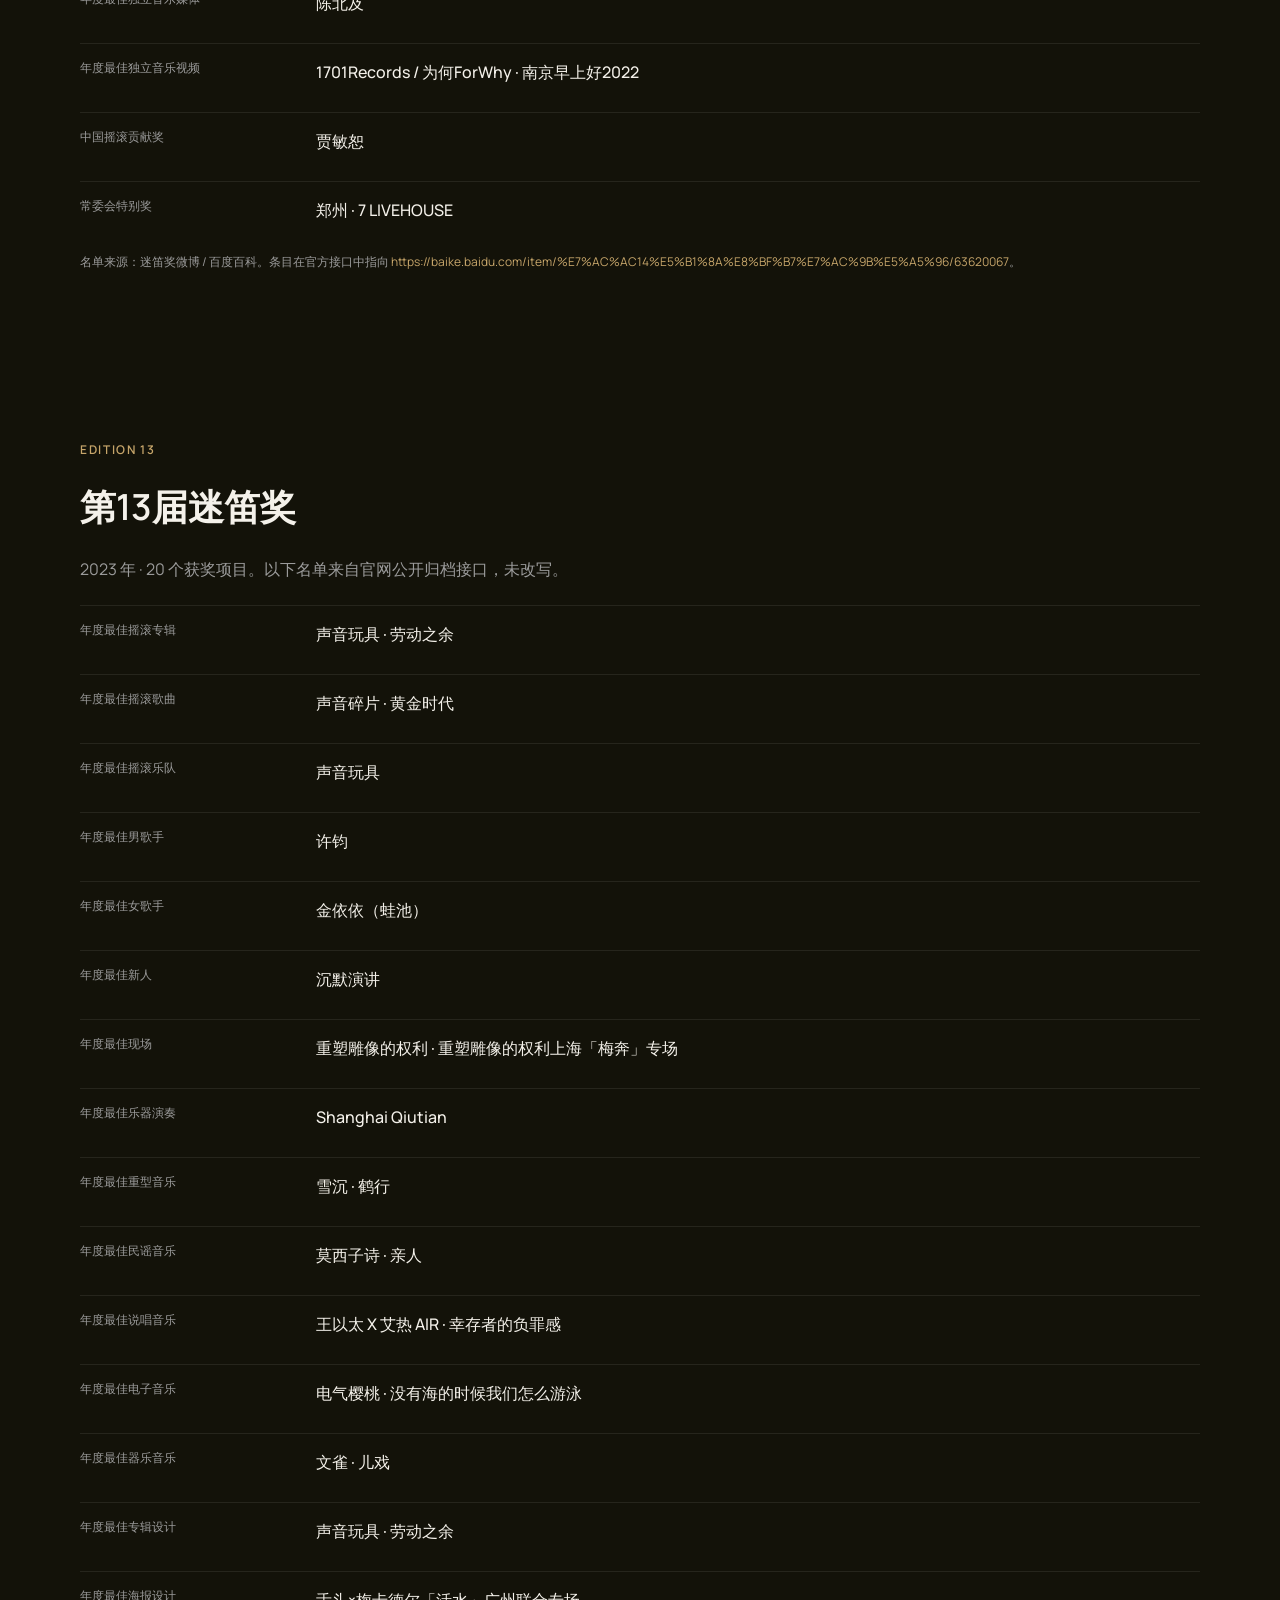
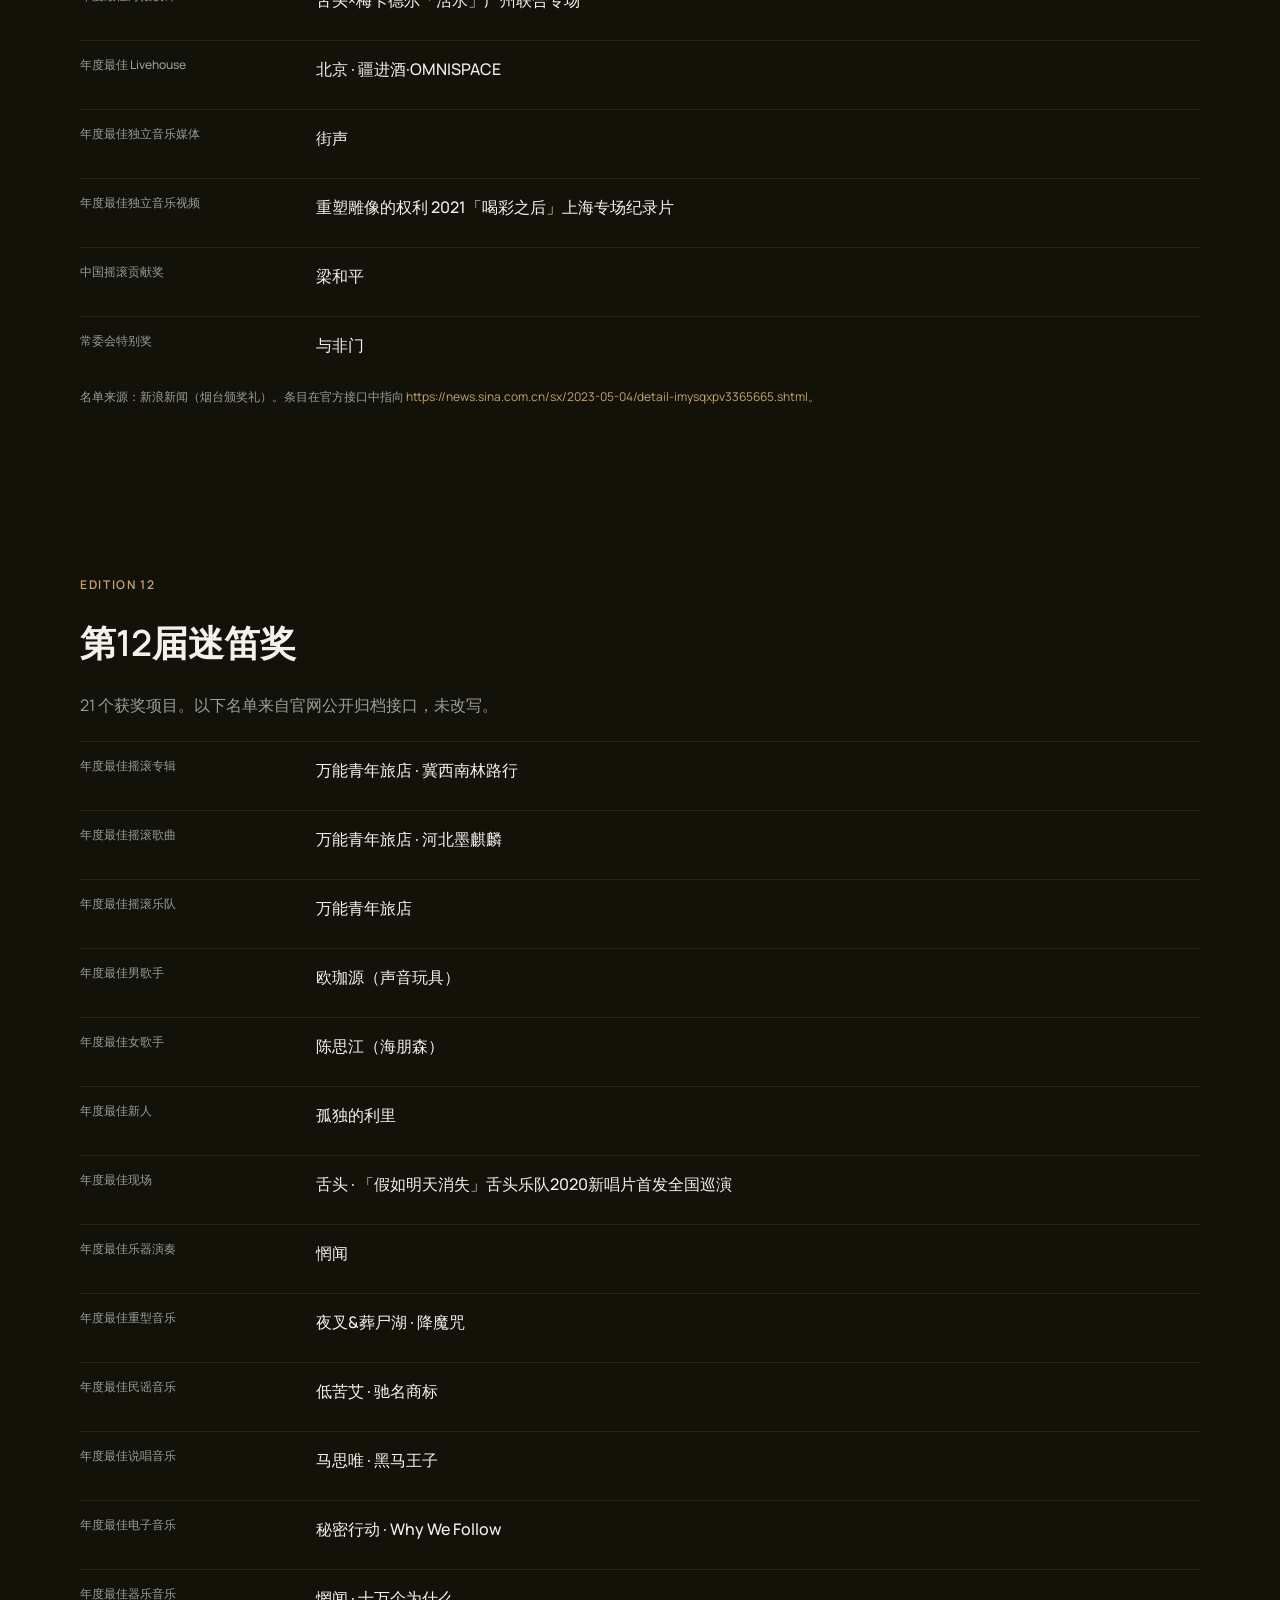
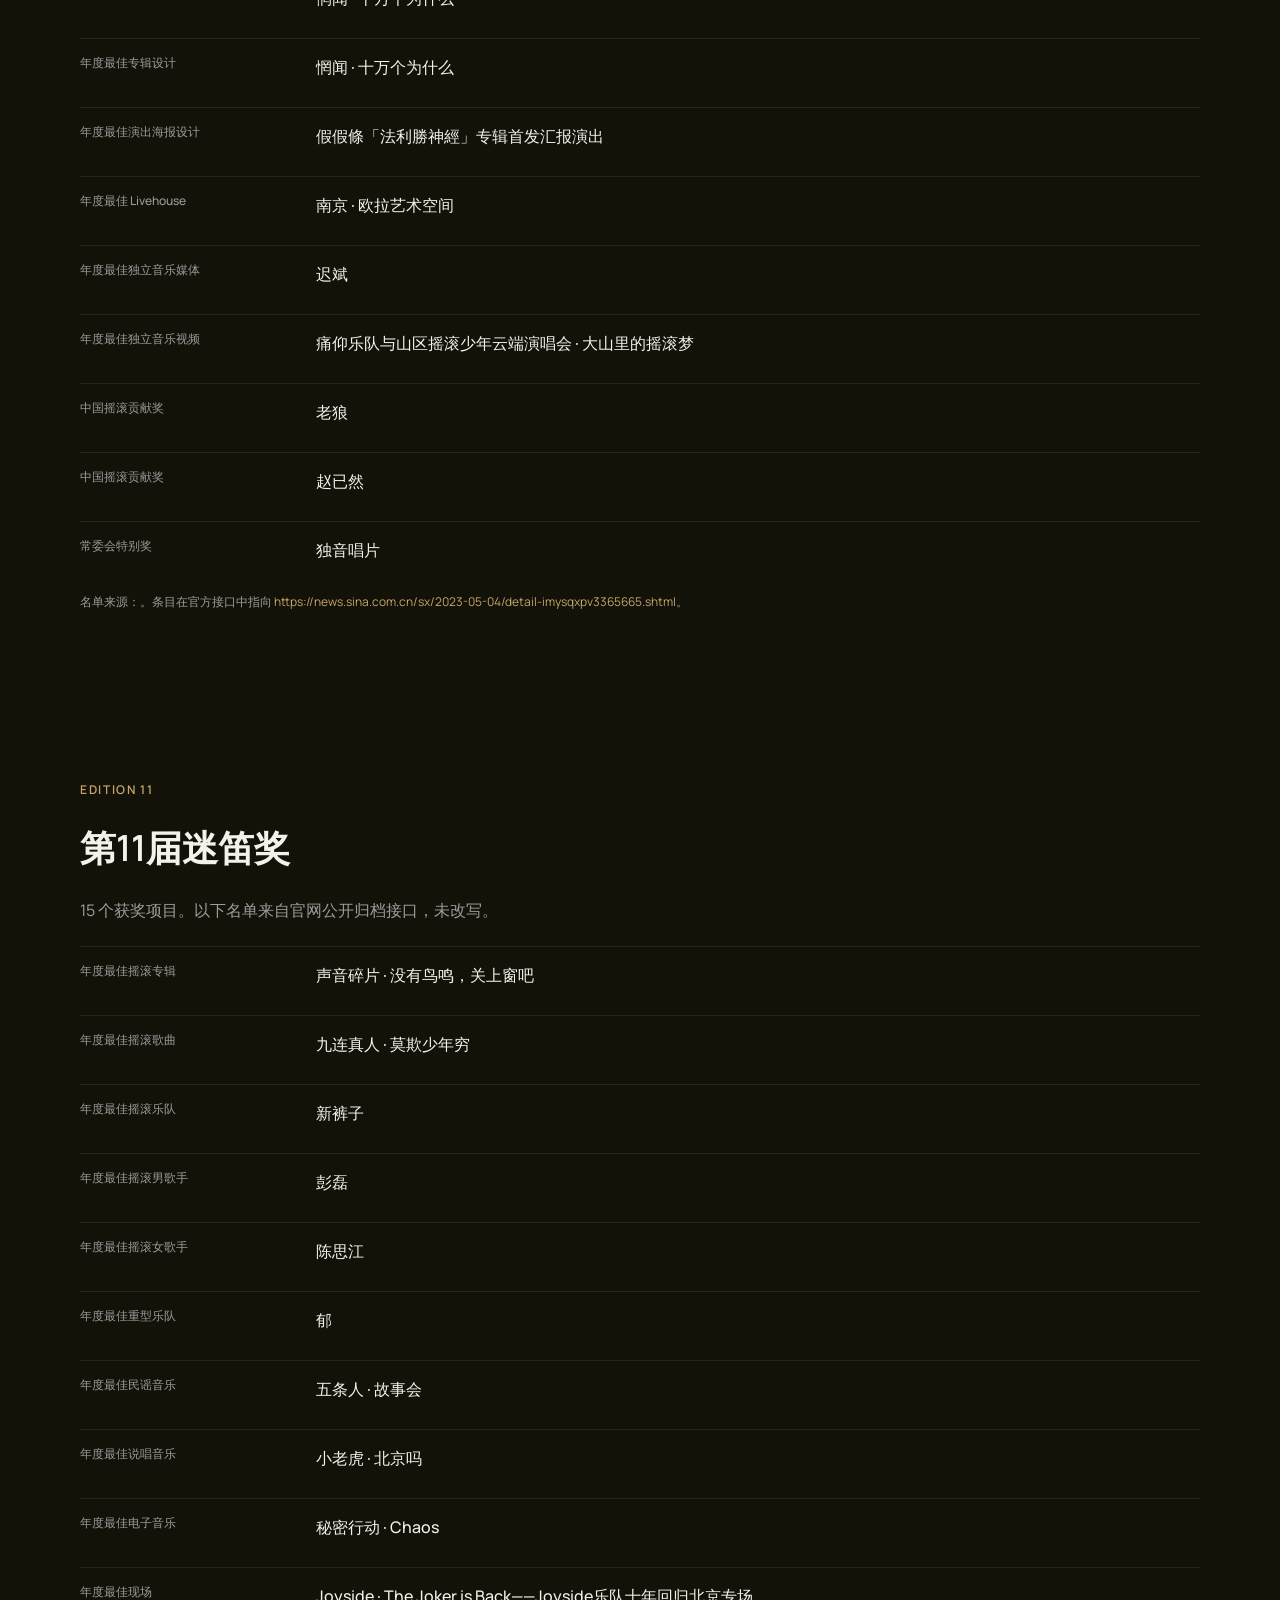
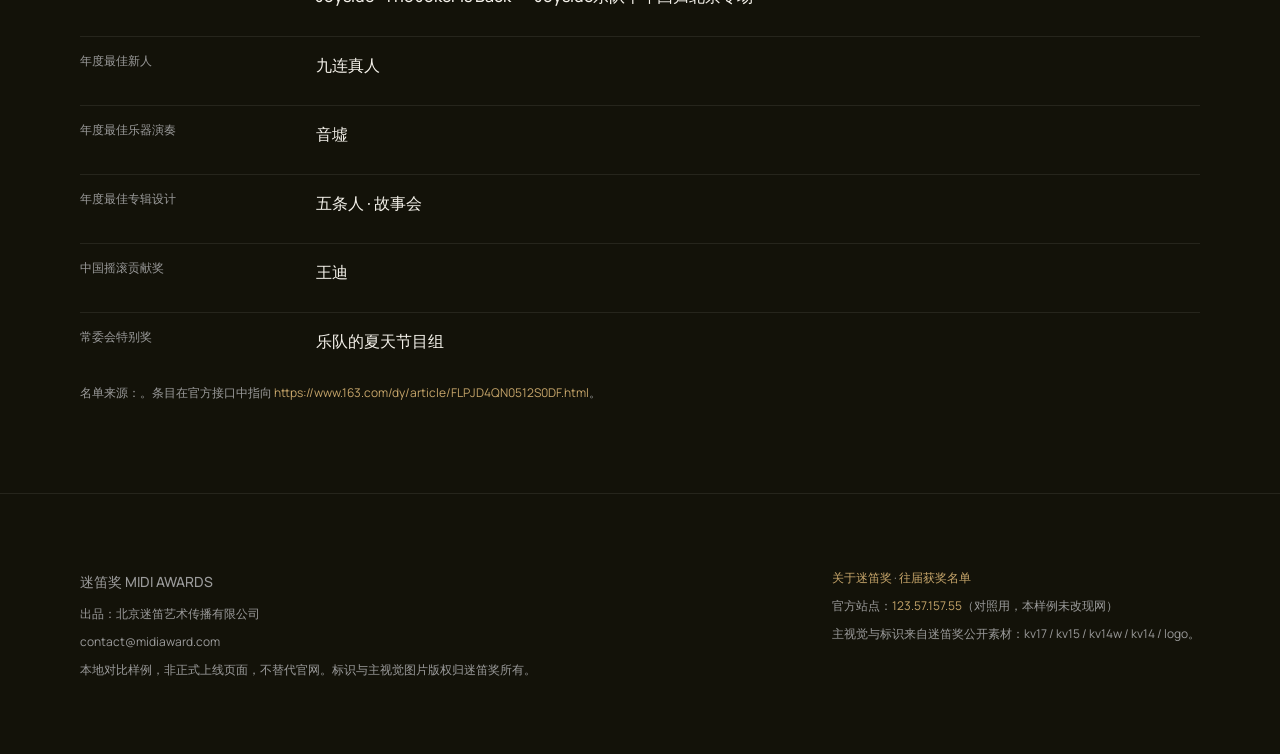
<file: midi/archive.html>
<!DOCTYPE html>
<html lang="zh-Hans">
<head>
  <meta charset="utf-8">
  <meta name="viewport" content="width=device-width, initial-scale=1">
  <title>往届获奖名单 · 迷笛奖（对比样例）</title>
  <meta name="description" content="点选届次进入该届获奖名单。获奖尚未公布的届次暂不开放。">
  <meta name="robots" content="noindex, nofollow">
  <link rel="icon" href="assets/logo.png">
  <link rel="stylesheet" href="css/site.css">
</head>
<body>
  <a class="skip button-sm" href="#main">跳到正文</a>
  <p class="notice caption-4">本地对比样例，不是现网，也未部署。文案与主视觉来自迷笛奖官网公开内容。</p>
  <div class="nav-wrap">
    <nav class="nav" aria-label="页面导航">
      <a class="brand title-4" href="index.html">
        <img src="assets/logo.png" alt="">
        <span class="brand-text">
          <span>迷笛奖</span>
          <span class="caption-5">MIDI AWARDS</span>
        </span>
      </a>
      <div class="nav-links" id="menu">
        <a class="title-4" href="about.html">关于</a>
        <a class="title-4" href="index.html#awards">奖项</a>
        <a class="title-4" href="about.html#process">进程</a>
        <a class="title-4" href="archive.html" aria-current="page">往届</a>
        <a class="btn button-sm" href="login.html">进入评选</a>
      </div>
      <button class="toggle" type="button" aria-expanded="false" aria-controls="menu" aria-label="打开菜单">
        <svg width="24" height="24" viewBox="0 0 24 24" fill="none" stroke="currentColor" stroke-width="1.75" stroke-linecap="round" aria-hidden="true">
          <path class="line-a" d="M5 8h14"/>
          <path class="line-b" d="M5 16h14"/>
        </svg>
      </button>
    </nav>
  </div>

  <main id="main">
    <section class="hero" style="grid-template-columns: 1fr;">
      <div class="hero-copy">
        <p class="kicker caption-3">ARCHIVE</p>
        <h1 class="heading-2">往届获奖名单</h1>
        <p class="lede body-3">点选届次进入该届获奖名单。获奖尚未公布的届次暂不开放。</p>
      </div>
    </section>

    <section class="reveal">
      <div class="wrap">
        <div class="editions">
          <div class="edition-row is-closed" id="ed16">
            <div class="edition-num">16</div>
            <div>
              <p class="title-2">第十六届迷笛奖</p>
              <p class="caption-5">获奖名单尚未公布</p>
            </div>
          </div>
          <a class="edition-row" href="#ed15">
            <div class="edition-num">15</div>
            <div>
              <p class="title-2">第15届迷笛奖</p>
              <p class="caption-5">2026 年 · 19 个奖项</p>
            </div>
            <span class="caption-4">查看名单</span>
          </a>
          <a class="edition-row" href="#ed14">
            <div class="edition-num">14</div>
            <div>
              <p class="title-2">第14届迷笛奖</p>
              <p class="caption-5">2025 年 · 20 个奖项</p>
            </div>
            <span class="caption-4">查看名单</span>
          </a>
          <a class="edition-row" href="#ed13">
            <div class="edition-num">13</div>
            <div>
              <p class="title-2">第13届迷笛奖</p>
              <p class="caption-5">2023 年 · 20 个奖项</p>
            </div>
            <span class="caption-4">查看名单</span>
          </a>
          <a class="edition-row" href="#ed12">
            <div class="edition-num">12</div>
            <div>
              <p class="title-2">第12届迷笛奖</p>
              <p class="caption-5">21 个奖项</p>
            </div>
            <span class="caption-4">查看名单</span>
          </a>
          <a class="edition-row" href="#ed11">
            <div class="edition-num">11</div>
            <div>
              <p class="title-2">第11届迷笛奖</p>
              <p class="caption-5">15 个奖项</p>
            </div>
            <span class="caption-4">查看名单</span>
          </a>
        </div>
        <p class="note body-6">第16届在官方归档接口中有入围记录，但现网往届页写明「获奖名单尚未公布」。本样例不在此页展开入围名单，也不把入围写成获奖。</p>
      </div>
    </section>

    <section class="tagline reveal" aria-label="核心承诺">
      <div class="wrap">
        <p class="heading-3" id="tagline-text" data-words="把这一年|最值得被听见的|作品与人|记下来。"></p>
      </div>
    </section>

      <section id="ed15" class="reveal">
        <div class="wrap">
          <p class="eyebrow caption-3">EDITION 15</p>
          <h2 class="heading-3">第15届迷笛奖</h2>
          <p class="lead body-3">2026 年 · 19 个获奖项目。以下名单来自官网公开归档接口，未改写。</p>
          <dl class="winners">
          <div class="winner">
            <dt class="caption-4">年度最佳专辑</dt>
            <dd class="title-3">草东没有派对 · 瓦合</dd>
          </div>
          <div class="winner">
            <dt class="caption-4">年度最佳歌曲</dt>
            <dd class="title-3">草东没有派对 · 床</dd>
          </div>
          <div class="winner">
            <dt class="caption-4">年度最佳乐队</dt>
            <dd class="title-3">Shanghai Qiutian</dd>
          </div>
          <div class="winner">
            <dt class="caption-4">年度最佳新人</dt>
            <dd class="title-3">聲無哀樂</dd>
          </div>
          <div class="winner">
            <dt class="caption-4">年度最佳男歌手</dt>
            <dd class="title-3">巫堵（草东没有派对）</dd>
          </div>
          <div class="winner">
            <dt class="caption-4">年度最佳女歌手</dt>
            <dd class="title-3">金依依（蛙池）</dd>
          </div>
          <div class="winner">
            <dt class="caption-4">年度最佳摇滚音乐</dt>
            <dd class="title-3">草东没有派对 · 瓦合</dd>
          </div>
          <div class="winner">
            <dt class="caption-4">年度最佳重型音乐</dt>
            <dd class="title-3">由理生社 · 炽座：柯古拉之环</dd>
          </div>
          <div class="winner">
            <dt class="caption-4">年度最佳民谣音乐</dt>
            <dd class="title-3">张玮玮 · 沙木黎</dd>
          </div>
          <div class="winner">
            <dt class="caption-4">年度最佳电子音乐</dt>
            <dd class="title-3">极简主义垃圾 · 0001000</dd>
          </div>
          <div class="winner">
            <dt class="caption-4">年度最佳器乐音乐</dt>
            <dd class="title-3">沼泽 · 没有答案风中飘</dd>
          </div>
          <div class="winner">
            <dt class="caption-4">年度最佳专辑设计</dt>
            <dd class="title-3">聲無哀樂 · 聲無哀樂</dd>
          </div>
          <div class="winner">
            <dt class="caption-4">年度最佳演出海报设计</dt>
            <dd class="title-3">超级市场 · 超级市场「接触事件」2023全国巡演</dd>
          </div>
          <div class="winner">
            <dt class="caption-4">年度最佳独立音乐视频</dt>
            <dd class="title-3">草台回声 X Touching Studio · Kawa乐队《回云南记》</dd>
          </div>
          <div class="winner">
            <dt class="caption-4">年度最佳 Livehouse</dt>
            <dd class="title-3">南京 · 1701 Live House</dd>
          </div>
          <div class="winner">
            <dt class="caption-4">年度最佳音乐活动厂牌</dt>
            <dd class="title-3">活水 Flowing Water</dd>
          </div>
          <div class="winner">
            <dt class="caption-4">年度最佳独立音乐推广</dt>
            <dd class="title-3">关雅亮</dd>
          </div>
          <div class="winner">
            <dt class="caption-4">中国摇滚贡献奖</dt>
            <dd class="title-3">郝舫</dd>
          </div>
          <div class="winner">
            <dt class="caption-4">常委会特别奖</dt>
            <dd class="title-3">陈震</dd>
          </div>
          </dl>
          <p class="caption-5 muted">名单来源：迷笛奖官方微博。条目在官方接口中指向 <a class="text-link" href="https://www.sina.cn/media/7740934349">https://www.sina.cn/media/7740934349</a>。</p>
        </div>
      </section>
      <section id="ed14" class="reveal">
        <div class="wrap">
          <p class="eyebrow caption-3">EDITION 14</p>
          <h2 class="heading-3">第14届迷笛奖</h2>
          <p class="lead body-3">2025 年 · 20 个获奖项目。以下名单来自官网公开归档接口，未改写。</p>
          <dl class="winners">
          <div class="winner">
            <dt class="caption-4">年度最佳摇滚专辑</dt>
            <dd class="title-3">生祥乐队 · 江湖卡夫卡</dd>
          </div>
          <div class="winner">
            <dt class="caption-4">年度最佳摇滚歌曲</dt>
            <dd class="title-3">法兹 · 灯塔</dd>
          </div>
          <div class="winner">
            <dt class="caption-4">年度最佳摇滚乐队</dt>
            <dd class="title-3">声音碎片</dd>
          </div>
          <div class="winner">
            <dt class="caption-4">年度最佳男歌手</dt>
            <dd class="title-3">刘森</dd>
          </div>
          <div class="winner">
            <dt class="caption-4">年度最佳女歌手</dt>
            <dd class="title-3">朱梦蝶</dd>
          </div>
          <div class="winner">
            <dt class="caption-4">年度最佳新人</dt>
            <dd class="title-3">椿</dd>
          </div>
          <div class="winner">
            <dt class="caption-4">年度最佳现场</dt>
            <dd class="title-3">活水 · 「活水」与非门×超级市场双城联合专场</dd>
          </div>
          <div class="winner">
            <dt class="caption-4">年度最佳乐器演奏</dt>
            <dd class="title-3">谢玉岗</dd>
          </div>
          <div class="winner">
            <dt class="caption-4">年度最佳重型音乐</dt>
            <dd class="title-3">深山 · 西湖波底月 West Lake Moon</dd>
          </div>
          <div class="winner">
            <dt class="caption-4">年度最佳民谣音乐</dt>
            <dd class="title-3">赵雷 · 署前街少年</dd>
          </div>
          <div class="winner">
            <dt class="caption-4">年度最佳说唱音乐</dt>
            <dd class="title-3">法老 · 退潮</dd>
          </div>
          <div class="winner">
            <dt class="caption-4">年度最佳电子音乐</dt>
            <dd class="title-3">超级市场 · 2022我们零零碎碎的</dd>
          </div>
          <div class="winner">
            <dt class="caption-4">年度最佳器乐音乐</dt>
            <dd class="title-3">惘闻 · 辛丑|壬寅</dd>
          </div>
          <div class="winner">
            <dt class="caption-4">年度最佳专辑设计</dt>
            <dd class="title-3">惘闻 · 辛丑|壬寅</dd>
          </div>
          <div class="winner">
            <dt class="caption-4">年度最佳海报设计</dt>
            <dd class="title-3">卢涛 · 惘闻《辛丑|壬寅》新专辑中国巡演</dd>
          </div>
          <div class="winner">
            <dt class="caption-4">年度最佳 LIVEHOUSE</dt>
            <dd class="title-3">广州 · 声音共和 Live House</dd>
          </div>
          <div class="winner">
            <dt class="caption-4">年度最佳独立音乐媒体</dt>
            <dd class="title-3">陈北及</dd>
          </div>
          <div class="winner">
            <dt class="caption-4">年度最佳独立音乐视频</dt>
            <dd class="title-3">1701Records / 为何ForWhy · 南京早上好2022</dd>
          </div>
          <div class="winner">
            <dt class="caption-4">中国摇滚贡献奖</dt>
            <dd class="title-3">贾敏恕</dd>
          </div>
          <div class="winner">
            <dt class="caption-4">常委会特别奖</dt>
            <dd class="title-3">郑州 · 7 LIVEHOUSE</dd>
          </div>
          </dl>
          <p class="caption-5 muted">名单来源：迷笛奖微博 / 百度百科。条目在官方接口中指向 <a class="text-link" href="https://baike.baidu.com/item/%E7%AC%AC14%E5%B1%8A%E8%BF%B7%E7%AC%9B%E5%A5%96/63620067">https://baike.baidu.com/item/%E7%AC%AC14%E5%B1%8A%E8%BF%B7%E7%AC%9B%E5%A5%96/63620067</a>。</p>
        </div>
      </section>
      <section id="ed13" class="reveal">
        <div class="wrap">
          <p class="eyebrow caption-3">EDITION 13</p>
          <h2 class="heading-3">第13届迷笛奖</h2>
          <p class="lead body-3">2023 年 · 20 个获奖项目。以下名单来自官网公开归档接口，未改写。</p>
          <dl class="winners">
          <div class="winner">
            <dt class="caption-4">年度最佳摇滚专辑</dt>
            <dd class="title-3">声音玩具 · 劳动之余</dd>
          </div>
          <div class="winner">
            <dt class="caption-4">年度最佳摇滚歌曲</dt>
            <dd class="title-3">声音碎片 · 黄金时代</dd>
          </div>
          <div class="winner">
            <dt class="caption-4">年度最佳摇滚乐队</dt>
            <dd class="title-3">声音玩具</dd>
          </div>
          <div class="winner">
            <dt class="caption-4">年度最佳男歌手</dt>
            <dd class="title-3">许钧</dd>
          </div>
          <div class="winner">
            <dt class="caption-4">年度最佳女歌手</dt>
            <dd class="title-3">金依依（蛙池）</dd>
          </div>
          <div class="winner">
            <dt class="caption-4">年度最佳新人</dt>
            <dd class="title-3">沉默演讲</dd>
          </div>
          <div class="winner">
            <dt class="caption-4">年度最佳现场</dt>
            <dd class="title-3">重塑雕像的权利 · 重塑雕像的权利上海「梅奔」专场</dd>
          </div>
          <div class="winner">
            <dt class="caption-4">年度最佳乐器演奏</dt>
            <dd class="title-3">Shanghai Qiutian</dd>
          </div>
          <div class="winner">
            <dt class="caption-4">年度最佳重型音乐</dt>
            <dd class="title-3">雪沉 · 鹤行</dd>
          </div>
          <div class="winner">
            <dt class="caption-4">年度最佳民谣音乐</dt>
            <dd class="title-3">莫西子诗 · 亲人</dd>
          </div>
          <div class="winner">
            <dt class="caption-4">年度最佳说唱音乐</dt>
            <dd class="title-3">王以太 X 艾热 AIR · 幸存者的负罪感</dd>
          </div>
          <div class="winner">
            <dt class="caption-4">年度最佳电子音乐</dt>
            <dd class="title-3">电气樱桃 · 没有海的时候我们怎么游泳</dd>
          </div>
          <div class="winner">
            <dt class="caption-4">年度最佳器乐音乐</dt>
            <dd class="title-3">文雀 · 儿戏</dd>
          </div>
          <div class="winner">
            <dt class="caption-4">年度最佳专辑设计</dt>
            <dd class="title-3">声音玩具 · 劳动之余</dd>
          </div>
          <div class="winner">
            <dt class="caption-4">年度最佳海报设计</dt>
            <dd class="title-3">舌头×梅卡德尔「活水」广州联合专场</dd>
          </div>
          <div class="winner">
            <dt class="caption-4">年度最佳 Livehouse</dt>
            <dd class="title-3">北京 · 疆进酒·OMNISPACE</dd>
          </div>
          <div class="winner">
            <dt class="caption-4">年度最佳独立音乐媒体</dt>
            <dd class="title-3">街声</dd>
          </div>
          <div class="winner">
            <dt class="caption-4">年度最佳独立音乐视频</dt>
            <dd class="title-3">重塑雕像的权利 2021「喝彩之后」上海专场纪录片</dd>
          </div>
          <div class="winner">
            <dt class="caption-4">中国摇滚贡献奖</dt>
            <dd class="title-3">梁和平</dd>
          </div>
          <div class="winner">
            <dt class="caption-4">常委会特别奖</dt>
            <dd class="title-3">与非门</dd>
          </div>
          </dl>
          <p class="caption-5 muted">名单来源：新浪新闻（烟台颁奖礼）。条目在官方接口中指向 <a class="text-link" href="https://news.sina.com.cn/sx/2023-05-04/detail-imysqxpv3365665.shtml">https://news.sina.com.cn/sx/2023-05-04/detail-imysqxpv3365665.shtml</a>。</p>
        </div>
      </section>
      <section id="ed12" class="reveal">
        <div class="wrap">
          <p class="eyebrow caption-3">EDITION 12</p>
          <h2 class="heading-3">第12届迷笛奖</h2>
          <p class="lead body-3">21 个获奖项目。以下名单来自官网公开归档接口，未改写。</p>
          <dl class="winners">
          <div class="winner">
            <dt class="caption-4">年度最佳摇滚专辑</dt>
            <dd class="title-3">万能青年旅店 · 冀西南林路行</dd>
          </div>
          <div class="winner">
            <dt class="caption-4">年度最佳摇滚歌曲</dt>
            <dd class="title-3">万能青年旅店 · 河北墨麒麟</dd>
          </div>
          <div class="winner">
            <dt class="caption-4">年度最佳摇滚乐队</dt>
            <dd class="title-3">万能青年旅店</dd>
          </div>
          <div class="winner">
            <dt class="caption-4">年度最佳男歌手</dt>
            <dd class="title-3">欧珈源（声音玩具）</dd>
          </div>
          <div class="winner">
            <dt class="caption-4">年度最佳女歌手</dt>
            <dd class="title-3">陈思江（海朋森）</dd>
          </div>
          <div class="winner">
            <dt class="caption-4">年度最佳新人</dt>
            <dd class="title-3">孤独的利里</dd>
          </div>
          <div class="winner">
            <dt class="caption-4">年度最佳现场</dt>
            <dd class="title-3">舌头 · 「假如明天消失」舌头乐队2020新唱片首发全国巡演</dd>
          </div>
          <div class="winner">
            <dt class="caption-4">年度最佳乐器演奏</dt>
            <dd class="title-3">惘闻</dd>
          </div>
          <div class="winner">
            <dt class="caption-4">年度最佳重型音乐</dt>
            <dd class="title-3">夜叉&amp;葬尸湖 · 降魔咒</dd>
          </div>
          <div class="winner">
            <dt class="caption-4">年度最佳民谣音乐</dt>
            <dd class="title-3">低苦艾 · 驰名商标</dd>
          </div>
          <div class="winner">
            <dt class="caption-4">年度最佳说唱音乐</dt>
            <dd class="title-3">马思唯 · 黑马王子</dd>
          </div>
          <div class="winner">
            <dt class="caption-4">年度最佳电子音乐</dt>
            <dd class="title-3">秘密行动 · Why We Follow</dd>
          </div>
          <div class="winner">
            <dt class="caption-4">年度最佳器乐音乐</dt>
            <dd class="title-3">惘闻 · 十万个为什么</dd>
          </div>
          <div class="winner">
            <dt class="caption-4">年度最佳专辑设计</dt>
            <dd class="title-3">惘闻 · 十万个为什么</dd>
          </div>
          <div class="winner">
            <dt class="caption-4">年度最佳演出海报设计</dt>
            <dd class="title-3">假假條「法利勝神經」专辑首发汇报演出</dd>
          </div>
          <div class="winner">
            <dt class="caption-4">年度最佳 Livehouse</dt>
            <dd class="title-3">南京 · 欧拉艺术空间</dd>
          </div>
          <div class="winner">
            <dt class="caption-4">年度最佳独立音乐媒体</dt>
            <dd class="title-3">迟斌</dd>
          </div>
          <div class="winner">
            <dt class="caption-4">年度最佳独立音乐视频</dt>
            <dd class="title-3">痛仰乐队与山区摇滚少年云端演唱会 · 大山里的摇滚梦</dd>
          </div>
          <div class="winner">
            <dt class="caption-4">中国摇滚贡献奖</dt>
            <dd class="title-3">老狼</dd>
          </div>
          <div class="winner">
            <dt class="caption-4">中国摇滚贡献奖</dt>
            <dd class="title-3">赵已然</dd>
          </div>
          <div class="winner">
            <dt class="caption-4">常委会特别奖</dt>
            <dd class="title-3">独音唱片</dd>
          </div>
          </dl>
          <p class="caption-5 muted">名单来源：。条目在官方接口中指向 <a class="text-link" href="https://news.sina.com.cn/sx/2023-05-04/detail-imysqxpv3365665.shtml">https://news.sina.com.cn/sx/2023-05-04/detail-imysqxpv3365665.shtml</a>。</p>
        </div>
      </section>
      <section id="ed11" class="reveal">
        <div class="wrap">
          <p class="eyebrow caption-3">EDITION 11</p>
          <h2 class="heading-3">第11届迷笛奖</h2>
          <p class="lead body-3">15 个获奖项目。以下名单来自官网公开归档接口，未改写。</p>
          <dl class="winners">
          <div class="winner">
            <dt class="caption-4">年度最佳摇滚专辑</dt>
            <dd class="title-3">声音碎片 · 没有鸟鸣，关上窗吧</dd>
          </div>
          <div class="winner">
            <dt class="caption-4">年度最佳摇滚歌曲</dt>
            <dd class="title-3">九连真人 · 莫欺少年穷</dd>
          </div>
          <div class="winner">
            <dt class="caption-4">年度最佳摇滚乐队</dt>
            <dd class="title-3">新裤子</dd>
          </div>
          <div class="winner">
            <dt class="caption-4">年度最佳摇滚男歌手</dt>
            <dd class="title-3">彭磊</dd>
          </div>
          <div class="winner">
            <dt class="caption-4">年度最佳摇滚女歌手</dt>
            <dd class="title-3">陈思江</dd>
          </div>
          <div class="winner">
            <dt class="caption-4">年度最佳重型乐队</dt>
            <dd class="title-3">郁</dd>
          </div>
          <div class="winner">
            <dt class="caption-4">年度最佳民谣音乐</dt>
            <dd class="title-3">五条人 · 故事会</dd>
          </div>
          <div class="winner">
            <dt class="caption-4">年度最佳说唱音乐</dt>
            <dd class="title-3">小老虎 · 北京吗</dd>
          </div>
          <div class="winner">
            <dt class="caption-4">年度最佳电子音乐</dt>
            <dd class="title-3">秘密行动 · Chaos</dd>
          </div>
          <div class="winner">
            <dt class="caption-4">年度最佳现场</dt>
            <dd class="title-3">Joyside · The Joker is Back——Joyside乐队十年回归北京专场</dd>
          </div>
          <div class="winner">
            <dt class="caption-4">年度最佳新人</dt>
            <dd class="title-3">九连真人</dd>
          </div>
          <div class="winner">
            <dt class="caption-4">年度最佳乐器演奏</dt>
            <dd class="title-3">音墟</dd>
          </div>
          <div class="winner">
            <dt class="caption-4">年度最佳专辑设计</dt>
            <dd class="title-3">五条人 · 故事会</dd>
          </div>
          <div class="winner">
            <dt class="caption-4">中国摇滚贡献奖</dt>
            <dd class="title-3">王迪</dd>
          </div>
          <div class="winner">
            <dt class="caption-4">常委会特别奖</dt>
            <dd class="title-3">乐队的夏天节目组</dd>
          </div>
          </dl>
          <p class="caption-5 muted">名单来源：。条目在官方接口中指向 <a class="text-link" href="https://www.163.com/dy/article/FLPJD4QN0512S0DF.html">https://www.163.com/dy/article/FLPJD4QN0512S0DF.html</a>。</p>
        </div>
      </section>
  </main>
  <footer>
    <div class="foot">
      <div>
        <p class="title-4">迷笛奖 MIDI AWARDS</p>
        <p class="caption-5">出品：北京迷笛艺术传播有限公司</p>
        <p class="caption-5">contact@midiaward.com</p>
        <p class="caption-5">本地对比样例，非正式上线页面，不替代官网。标识与主视觉图片版权归迷笛奖所有。</p>
      </div>
      <div class="caption-5">
        <p><a class="text-link" href="about.html">关于迷笛奖</a> · <a class="text-link" href="archive.html">往届获奖名单</a></p>
        <p>官方站点：<a class="text-link" href="http://123.57.157.55/">123.57.157.55</a>（对照用，本样例未改现网）</p>
        <p>主视觉与标识来自迷笛奖公开素材：kv17 / kv15 / kv14w / kv14 / logo。</p>
      </div>
    </div>
  </footer>
  <script src="js/motion.js"></script>
</body>
</html>
</file>
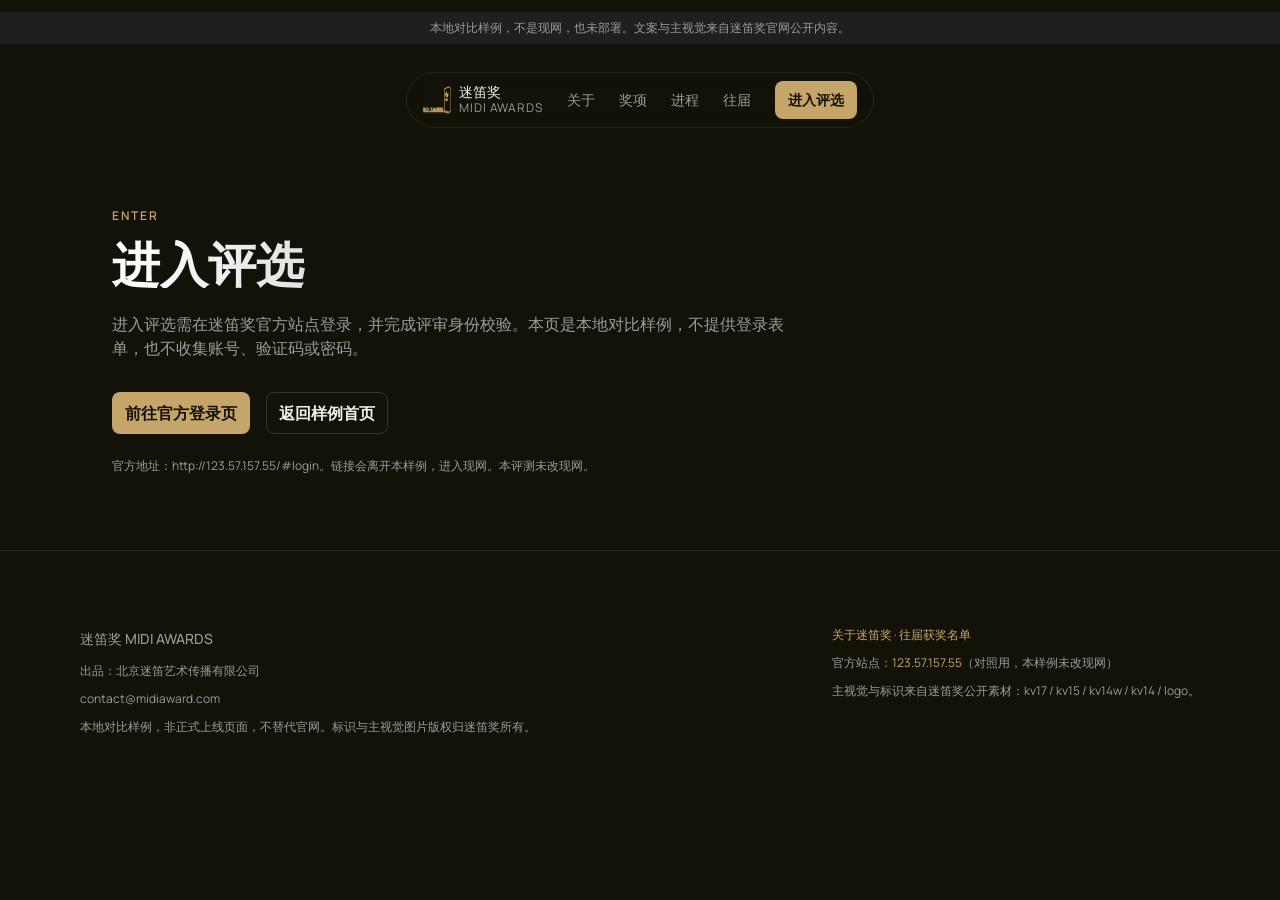
<file: midi/login.html>
<!DOCTYPE html>
<html lang="zh-Hans">
<head>
  <meta charset="utf-8">
  <meta name="viewport" content="width=device-width, initial-scale=1">
  <title>进入评选 · 迷笛奖（对比样例）</title>
  <meta name="description" content="进入评选需在官方站点登录。本对比样例不收集账号、验证码或密码。">
  <meta name="robots" content="noindex, nofollow">
  <link rel="icon" href="assets/logo.png">
  <link rel="stylesheet" href="css/site.css">
</head>
<body>
  <a class="skip button-sm" href="#main">跳到正文</a>
  <p class="notice caption-4">本地对比样例，不是现网，也未部署。文案与主视觉来自迷笛奖官网公开内容。</p>
  <div class="nav-wrap">
    <nav class="nav" aria-label="页面导航">
      <a class="brand title-4" href="index.html">
        <img src="assets/logo.png" alt="">
        <span class="brand-text">
          <span>迷笛奖</span>
          <span class="caption-5">MIDI AWARDS</span>
        </span>
      </a>
      <div class="nav-links" id="menu">
        <a class="title-4" href="about.html">关于</a>
        <a class="title-4" href="index.html#awards">奖项</a>
        <a class="title-4" href="about.html#process">进程</a>
        <a class="title-4" href="archive.html">往届</a>
        <a class="btn button-sm" href="login.html" aria-current="page">进入评选</a>
      </div>
      <button class="toggle" type="button" aria-expanded="false" aria-controls="menu" aria-label="打开菜单">
        <svg width="24" height="24" viewBox="0 0 24 24" fill="none" stroke="currentColor" stroke-width="1.75" stroke-linecap="round" aria-hidden="true">
          <path class="line-a" d="M5 8h14"/>
          <path class="line-b" d="M5 16h14"/>
        </svg>
      </button>
    </nav>
  </div>

  <main id="main">
    <section class="hero" style="grid-template-columns: 1fr;">
      <div class="hero-copy">
        <p class="kicker caption-3">ENTER</p>
        <h1 class="heading-2">进入评选</h1>
        <p class="lede body-3">进入评选需在迷笛奖官方站点登录，并完成评审身份校验。本页是本地对比样例，不提供登录表单，也不收集账号、验证码或密码。</p>
        <div class="hero-actions">
          <a class="btn button-md" href="http://123.57.157.55/#login">前往官方登录页</a>
          <a class="btn btn-ghost button-md" href="index.html">返回样例首页</a>
        </div>
        <p class="caption-5 muted" style="margin-top: var(--space-300);">官方地址：http://123.57.157.55/#login。链接会离开本样例，进入现网。本评测未改现网。</p>
      </div>
    </section>
  </main>
  <footer>
    <div class="foot">
      <div>
        <p class="title-4">迷笛奖 MIDI AWARDS</p>
        <p class="caption-5">出品：北京迷笛艺术传播有限公司</p>
        <p class="caption-5">contact@midiaward.com</p>
        <p class="caption-5">本地对比样例，非正式上线页面，不替代官网。标识与主视觉图片版权归迷笛奖所有。</p>
      </div>
      <div class="caption-5">
        <p><a class="text-link" href="about.html">关于迷笛奖</a> · <a class="text-link" href="archive.html">往届获奖名单</a></p>
        <p>官方站点：<a class="text-link" href="http://123.57.157.55/">123.57.157.55</a>（对照用，本样例未改现网）</p>
        <p>主视觉与标识来自迷笛奖公开素材：kv17 / kv15 / kv14w / kv14 / logo。</p>
      </div>
    </div>
  </footer>
  <script src="js/motion.js"></script>
</body>
</html>
</file>
<file: midi/css/site.css>
/* Official visual system: landing-page-design B1–B11.
   Chinese exception: Noto Sans CJK SC sits beside Manrope because the official font list is Latin only.
   Accent gold is taken from the Midi Awards bronze/inkgold look, not from a CSS background gradient. */
@font-face {
  font-family: Manrope;
  font-style: normal;
  font-weight: 400;
  font-display: swap;
  src: url("../fonts/manrope-400.woff2") format("woff2");
}
@font-face {
  font-family: Manrope;
  font-style: normal;
  font-weight: 500;
  font-display: swap;
  src: url("../fonts/manrope-500.woff2") format("woff2");
}
@font-face {
  font-family: Manrope;
  font-style: normal;
  font-weight: 600;
  font-display: swap;
  src: url("../fonts/manrope-600.woff2") format("woff2");
}

:root {
  --bg: #131209;
  --bg-2: #181818;
  --bg-3: #1F1F1F;
  --bg-4: #272727;
  --bg-5: #313131;
  --text: #F4F1EA;
  --muted: #9B9B9B;
  --accent: #C6A56A;
  --accent-hover: #D4B67A;
  --curve: cubic-bezier(0.22, 1, 0.36, 1);
  --space-50: 4px;
  --space-75: 8px;
  --space-100: 12px;
  --space-200: 16px;
  --space-300: 24px;
  --space-400: 32px;
  --space-500: 40px;
  --space-600: 48px;
  --space-700: 64px;
  --space-800: 80px;
  --space-900: 96px;
  --radius-lg: 8px;
  --radius-2xl: 16px;
  --radius-full: 999px;
}

* { box-sizing: border-box; }
html, body { margin: 0; padding: 0; }
body {
  font-family: Manrope, "Noto Sans CJK SC", "Noto Sans SC", sans-serif;
  background: var(--bg);
  color: var(--text);
  font-style: normal;
}
em, i, address { font-style: normal; }
body.menu-open { overflow: hidden; }

.heading-1 { font-size: 60px; line-height: 60px; font-weight: 600; text-wrap: balance; }
.heading-2 { font-size: 48px; line-height: 48px; font-weight: 600; text-wrap: balance; }
.heading-3 { font-size: 36px; line-height: 40px; font-weight: 600; text-wrap: balance; }
.heading-4 { font-size: 30px; line-height: 36px; font-weight: 600; text-wrap: balance; }
.heading-5 { font-size: 24px; line-height: 32px; font-weight: 600; text-wrap: balance; }
.title-2 { font-size: 18px; line-height: 28px; font-weight: 500; }
.title-3 { font-size: 16px; line-height: 24px; font-weight: 500; }
.title-4 { font-size: 14px; line-height: 20px; font-weight: 500; }
.body-2 { font-size: 16px; line-height: 24px; font-weight: 500; text-wrap: pretty; }
.body-3 { font-size: 16px; line-height: 24px; font-weight: 400; text-wrap: pretty; }
.body-5 { font-size: 14px; line-height: 20px; font-weight: 500; text-wrap: pretty; }
.body-6 { font-size: 14px; line-height: 20px; font-weight: 400; text-wrap: pretty; }
.button-md { font-size: 16px; line-height: 24px; font-weight: 600; }
.button-sm { font-size: 14px; line-height: 20px; font-weight: 600; }
.caption-2 { font-size: 14px; line-height: 20px; font-weight: 400; }
.caption-3 { font-size: 12px; line-height: 16px; font-weight: 600; }
.caption-4 { font-size: 12px; line-height: 16px; font-weight: 500; }
.caption-5 { font-size: 12px; line-height: 16px; font-weight: 400; }

a { color: inherit; }
.skip {
  position: absolute;
  left: var(--space-200);
  top: -48px;
  background: var(--bg-5);
  color: var(--text);
  padding: var(--space-75) var(--space-100);
  border-radius: var(--radius-lg);
  z-index: 100;
}
.skip:focus { top: var(--space-200); }

.notice {
  position: relative;
  z-index: 1;
  background: var(--bg-3);
  color: var(--muted);
  text-align: center;
  padding: var(--space-75) var(--space-200);
}

.nav-wrap {
  position: sticky;
  top: 0;
  z-index: 20;
  display: flex;
  justify-content: center;
  padding: var(--space-200) var(--space-200) 0;
}
.nav {
  display: flex;
  align-items: center;
  gap: var(--space-300);
  padding: var(--space-75) var(--space-200);
  background: rgba(19, 18, 9, 0.72);
  backdrop-filter: blur(16px);
  -webkit-backdrop-filter: blur(16px);
  border-radius: var(--radius-full);
  border: 1px solid rgba(255,255,255,0.08);
}
.nav a {
  text-decoration: none;
  color: var(--muted);
  transition: color 300ms var(--curve), opacity 300ms var(--curve), transform 500ms var(--curve);
}
.nav a[aria-current="page"],
.nav a:hover { color: var(--text); }
.nav a:active { opacity: 0.8; }
.nav a.btn { color: #131209; }
.nav a.btn:hover { color: #131209; }
.nav a:focus-visible,
.btn:focus-visible,
.toggle:focus-visible {
  outline: 2px solid var(--accent);
  outline-offset: 3px;
}
.brand {
  color: var(--text) !important;
  display: inline-flex;
  align-items: center;
  gap: var(--space-75);
  text-decoration: none;
}
.brand img { width: 28px; height: 28px; display: block; }
.brand-text { display: flex; flex-direction: column; line-height: 1.1; }
.brand-text span:last-child { color: var(--muted); font-weight: 400; letter-spacing: 0.08em; }
.nav-links { display: flex; align-items: center; gap: var(--space-300); }
.toggle {
  display: none;
  width: 40px;
  height: 40px;
  border: 0;
  background: transparent;
  color: var(--text);
  padding: 0;
  cursor: pointer;
}
.toggle svg { display: block; }
.toggle .line-a, .toggle .line-b {
  transition: d 500ms var(--curve), transform 500ms var(--curve), opacity 300ms var(--curve);
}

.btn {
  display: inline-flex;
  align-items: center;
  justify-content: center;
  padding: 8px 12px;
  border: 1px solid transparent;
  border-radius: var(--radius-lg);
  background: var(--accent);
  color: #131209;
  text-decoration: none;
  cursor: pointer;
  transition: transform 500ms var(--curve), background-color 300ms var(--curve), opacity 300ms var(--curve), border-color 300ms var(--curve);
}
.btn:hover { background: var(--accent-hover); transform: translateY(-1px); }
.btn:active { transform: scale(0.98); }
.btn-ghost {
  background: transparent;
  color: var(--text);
  border-color: rgba(255,255,255,0.14);
}
.btn-ghost:hover { background: var(--bg-4); transform: translateY(-1px); }
.btn-ghost:active { transform: scale(0.98); }

.text-link {
  color: var(--accent);
  text-decoration: none;
  transition: color 300ms var(--curve), opacity 300ms var(--curve);
}
.text-link:hover { color: var(--accent-hover); }
.text-link:active { opacity: 0.8; }

.hero {
  padding: var(--space-800) var(--space-400) var(--space-700);
  display: grid;
  grid-template-columns: 1fr 1fr;
  gap: var(--space-600);
  align-items: center;
  max-width: 1120px;
  margin: 0 auto;
}
.hero-copy { max-width: 680px; }
.kicker {
  letter-spacing: 0.16em;
  color: var(--accent);
  margin: 0 0 var(--space-200);
}
.hero h1 {
  margin: 0;
  background: linear-gradient(90deg, #FFFFFF 0%, #9B9B9B 100%);
  -webkit-background-clip: text;
  background-clip: text;
  color: transparent;
}
.hero .lede {
  margin: var(--space-300) 0 var(--space-400);
  max-width: 680px;
  color: var(--muted);
}
.hero-actions { display: flex; align-items: center; gap: var(--space-200); flex-wrap: wrap; }
.hero-visual { padding: var(--space-75); background: var(--bg-3); border-radius: var(--radius-2xl); }
.hero-visual .inner {
  min-height: 400px;
  border-radius: var(--radius-lg);
  background: var(--bg-2);
  overflow: hidden;
}
.hero-visual img {
  width: 100%;
  height: 100%;
  min-height: 400px;
  object-fit: cover;
  display: block;
  border-radius: var(--radius-lg);
}
.photo-credit { margin: var(--space-75) 0 0; color: var(--muted); }
figure { margin: 0; }

section { padding: var(--space-800) var(--space-400); }
.wrap { max-width: 1120px; margin: 0 auto; }
.eyebrow {
  letter-spacing: 0.14em;
  color: var(--accent);
  margin: 0 0 var(--space-100);
}
.lead { color: var(--muted); max-width: 680px; }

.reveal {
  opacity: 0;
  transform: translateY(32px);
  animation: none;
}
.reveal.is-in {
  opacity: 1;
  transform: none;
  transition: opacity 700ms var(--curve), transform 700ms var(--curve);
}

.tagline { padding-top: var(--space-900); padding-bottom: var(--space-900); }
.tagline p { margin: 0 auto; max-width: 800px; }
.tagline .word {
  color: rgba(244, 241, 234, 0.3);
  transition: color 500ms var(--curve);
}
.tagline .word.is-on { color: var(--text); }

.split {
  display: grid;
  grid-template-columns: 1fr 1fr;
  gap: var(--space-600);
  align-items: start;
}
.muted { color: var(--muted); }
.media {
  overflow: hidden;
  border-radius: var(--radius-2xl);
  background: var(--bg-3);
}
.media img { width: 100%; height: 100%; object-fit: cover; display: block; }
.split-visual .media { min-height: 320px; }

.awards {
  display: grid;
  grid-template-columns: repeat(3, 1fr);
  gap: var(--space-200);
}
.award, .card, .step, .edition {
  background: var(--bg-3);
  border: 1px solid rgba(255,255,255,0.08);
  border-radius: var(--radius-2xl);
  padding: var(--space-300);
}
.award { min-height: 88px; display: flex; align-items: center; }
.award p { margin: 0; }
.award.special { border-color: rgba(198, 165, 106, 0.35); }

.steps {
  display: grid;
  grid-template-columns: 1fr 1fr 1fr;
  gap: var(--space-300);
}
.step .num { color: var(--accent); display: block; margin-bottom: var(--space-100); }

.gallery {
  display: grid;
  grid-template-columns: 1.2fr 0.8fr;
  gap: var(--space-300);
}
.gallery .media { min-height: 280px; }
.gallery-caption { margin: var(--space-75) 0 0; }

.final-box {
  background: var(--bg-3);
  border-radius: var(--radius-2xl);
  padding: var(--space-600);
  display: grid;
  grid-template-columns: 1fr auto;
  gap: var(--space-600);
  align-items: center;
  border: 1px solid rgba(255,255,255,0.08);
}

.editions { display: grid; gap: 0; }
.edition-row {
  display: grid;
  grid-template-columns: 80px 1fr auto;
  gap: var(--space-300);
  align-items: center;
  padding: var(--space-300) 0;
  border-top: 1px solid rgba(255,255,255,0.08);
  text-decoration: none;
  color: inherit;
  transition: opacity 300ms var(--curve), transform 500ms var(--curve);
}
.edition-row:first-child { border-top: 0; }
.edition-row:hover { opacity: 0.92; transform: translateX(4px); }
.edition-row:active { transform: scale(0.98); }
.edition-num { font-size: 36px; line-height: 40px; font-weight: 600; color: var(--muted); }
.edition-row.is-closed { opacity: 0.55; pointer-events: none; transform: none; }

.winners { display: grid; gap: var(--space-100); margin-top: var(--space-300); }
.winner {
  display: grid;
  grid-template-columns: minmax(140px, 220px) 1fr;
  gap: var(--space-200);
  padding: var(--space-200) 0;
  border-top: 1px solid rgba(255,255,255,0.08);
}
.winner dt { color: var(--muted); }
.winner dd { margin: 0; }

.note {
  margin-top: var(--space-300);
  padding: var(--space-200);
  border-radius: var(--radius-lg);
  background: var(--bg-4);
  color: var(--muted);
}

footer {
  padding: var(--space-700) var(--space-400);
  color: var(--muted);
  border-top: 1px solid rgba(255,255,255,0.08);
}
.foot {
  max-width: 1120px;
  margin: 0 auto;
  display: flex;
  justify-content: space-between;
  gap: var(--space-300);
  flex-wrap: wrap;
}
footer a { color: var(--muted); transition: color 300ms var(--curve); }
footer a:hover { color: var(--text); }

@media (max-width: 800px) {
  .heading-1 { font-size: 36px; line-height: 40px; }
  .heading-2 { font-size: 30px; line-height: 36px; }
  .heading-3 { font-size: 24px; line-height: 32px; }
  .hero, .split, .awards, .steps, .final-box, .gallery { grid-template-columns: 1fr; }
  .awards { grid-template-columns: 1fr 1fr; }
  .hero, section { padding-left: var(--space-200); padding-right: var(--space-200); }
  .hero { padding-top: var(--space-600); padding-bottom: var(--space-600); }
  .hero-visual .inner, .hero-visual img { min-height: 240px; }
  .nav-links { display: none; }
  .nav.is-open {
    background: transparent;
    border-color: transparent;
    backdrop-filter: none;
    -webkit-backdrop-filter: none;
  }
  .nav.is-open .nav-links {
    display: flex;
    flex-direction: column;
    align-items: flex-start;
    position: fixed;
    inset: 0;
    z-index: 25;
    background: #131209;
    padding: var(--space-800) var(--space-300);
    gap: var(--space-300);
  }
  .nav.is-open .nav-links a {
    opacity: 0;
    transform: translateY(24px);
    font-size: 18px;
    line-height: 28px;
    font-weight: 500;
  }
  .nav.is-open .nav-links a.is-shown {
    opacity: 1;
    transform: none;
    transition: opacity 500ms var(--curve), transform 500ms var(--curve);
  }
  .toggle { display: inline-flex; align-items: center; justify-content: center; z-index: 30; }
  .nav { width: 100%; justify-content: space-between; border-radius: var(--radius-2xl); }
  .edition-row, .winner { grid-template-columns: 1fr; }
  .final-box { grid-template-columns: 1fr; }
}

@media (prefers-reduced-motion: reduce) {
  * { transition: none !important; animation: none !important; }
  .reveal { opacity: 1; transform: none; }
  .tagline .word { color: var(--text); }
  .nav.is-open .nav-links a { opacity: 1; transform: none; }
}
</file>
